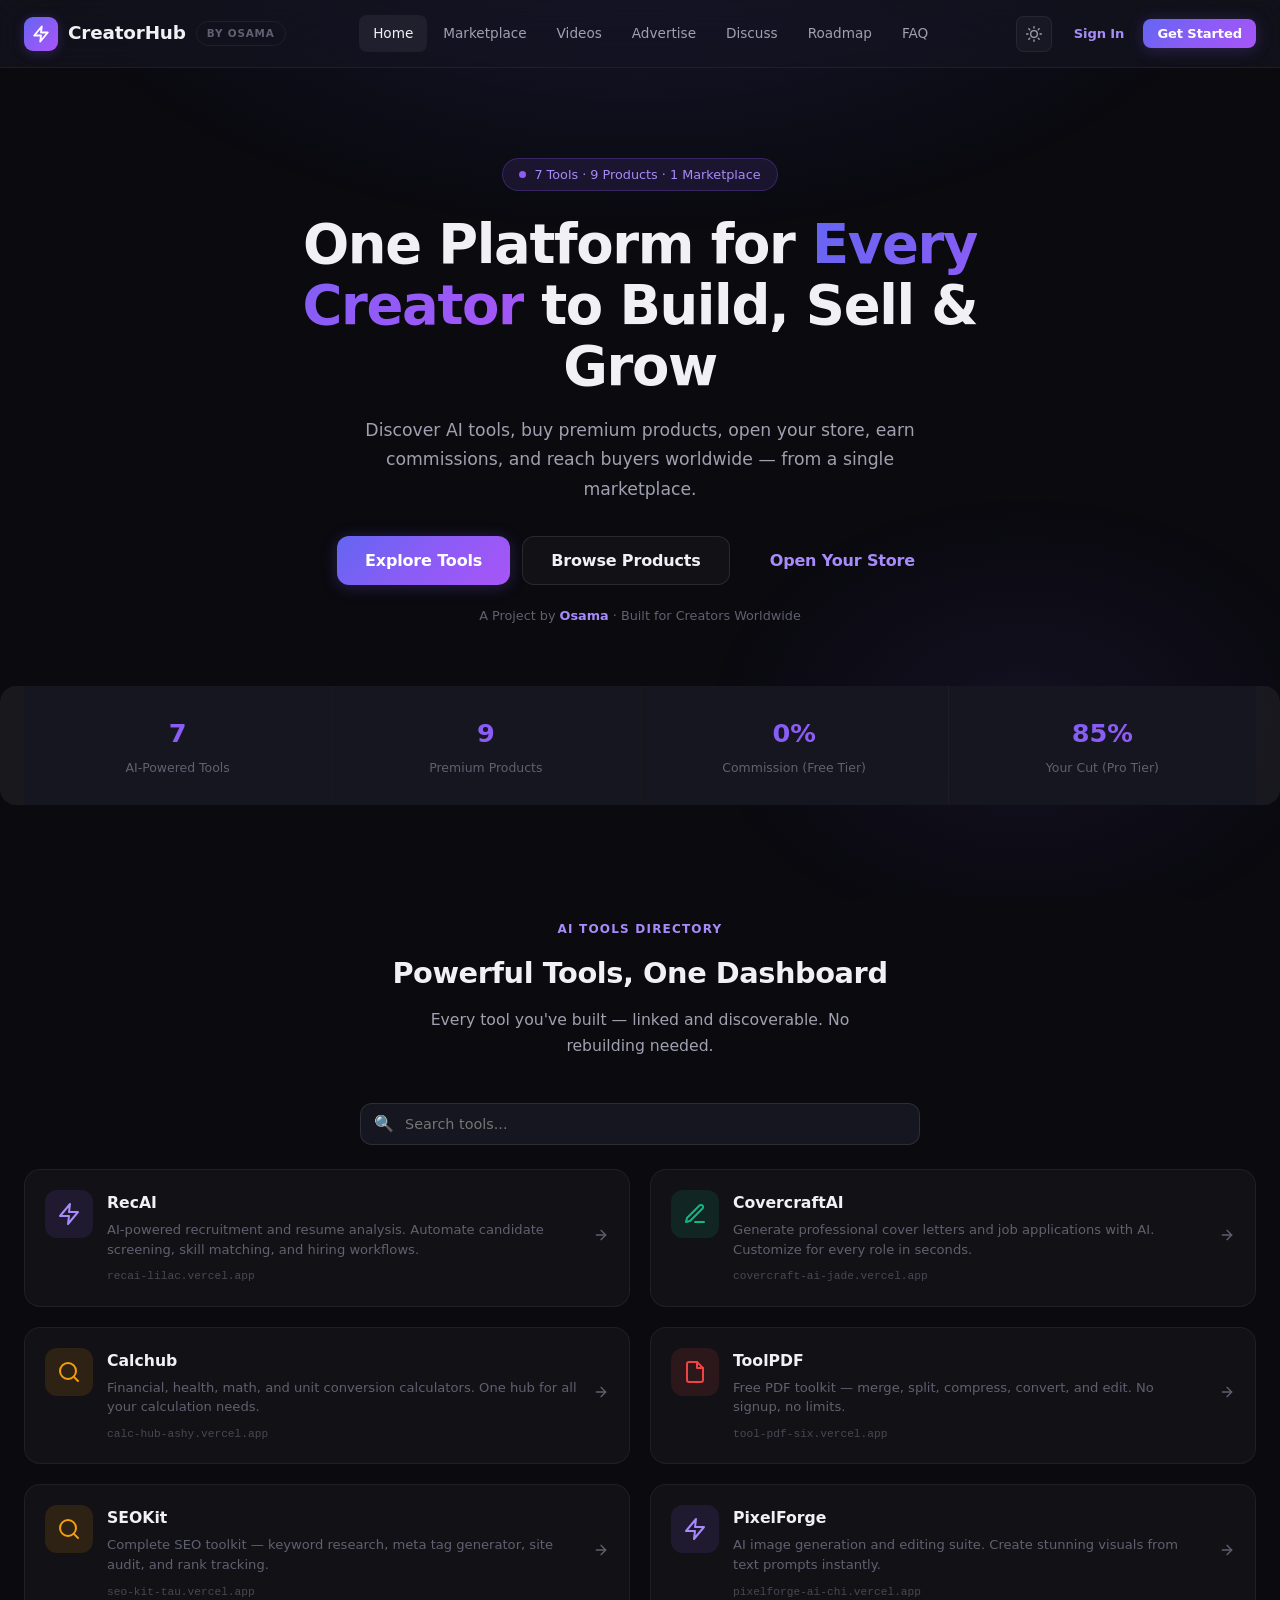
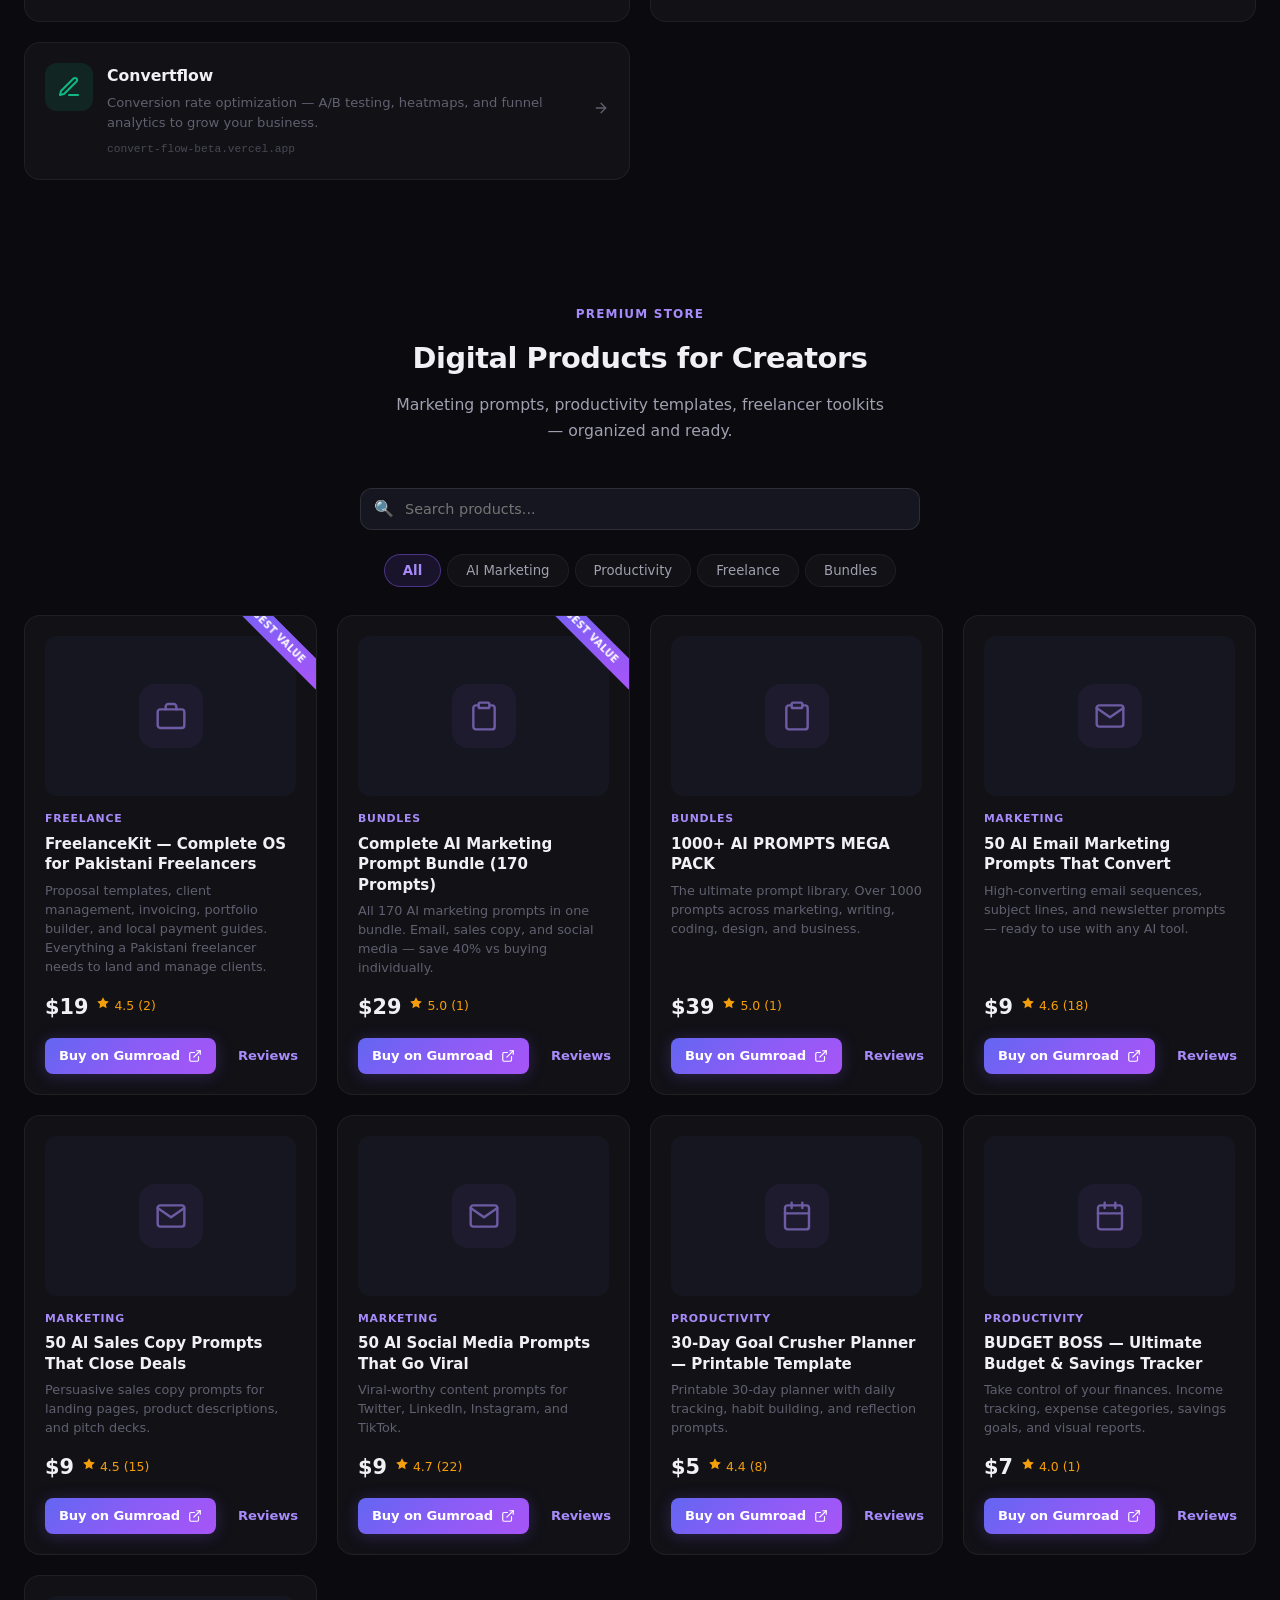
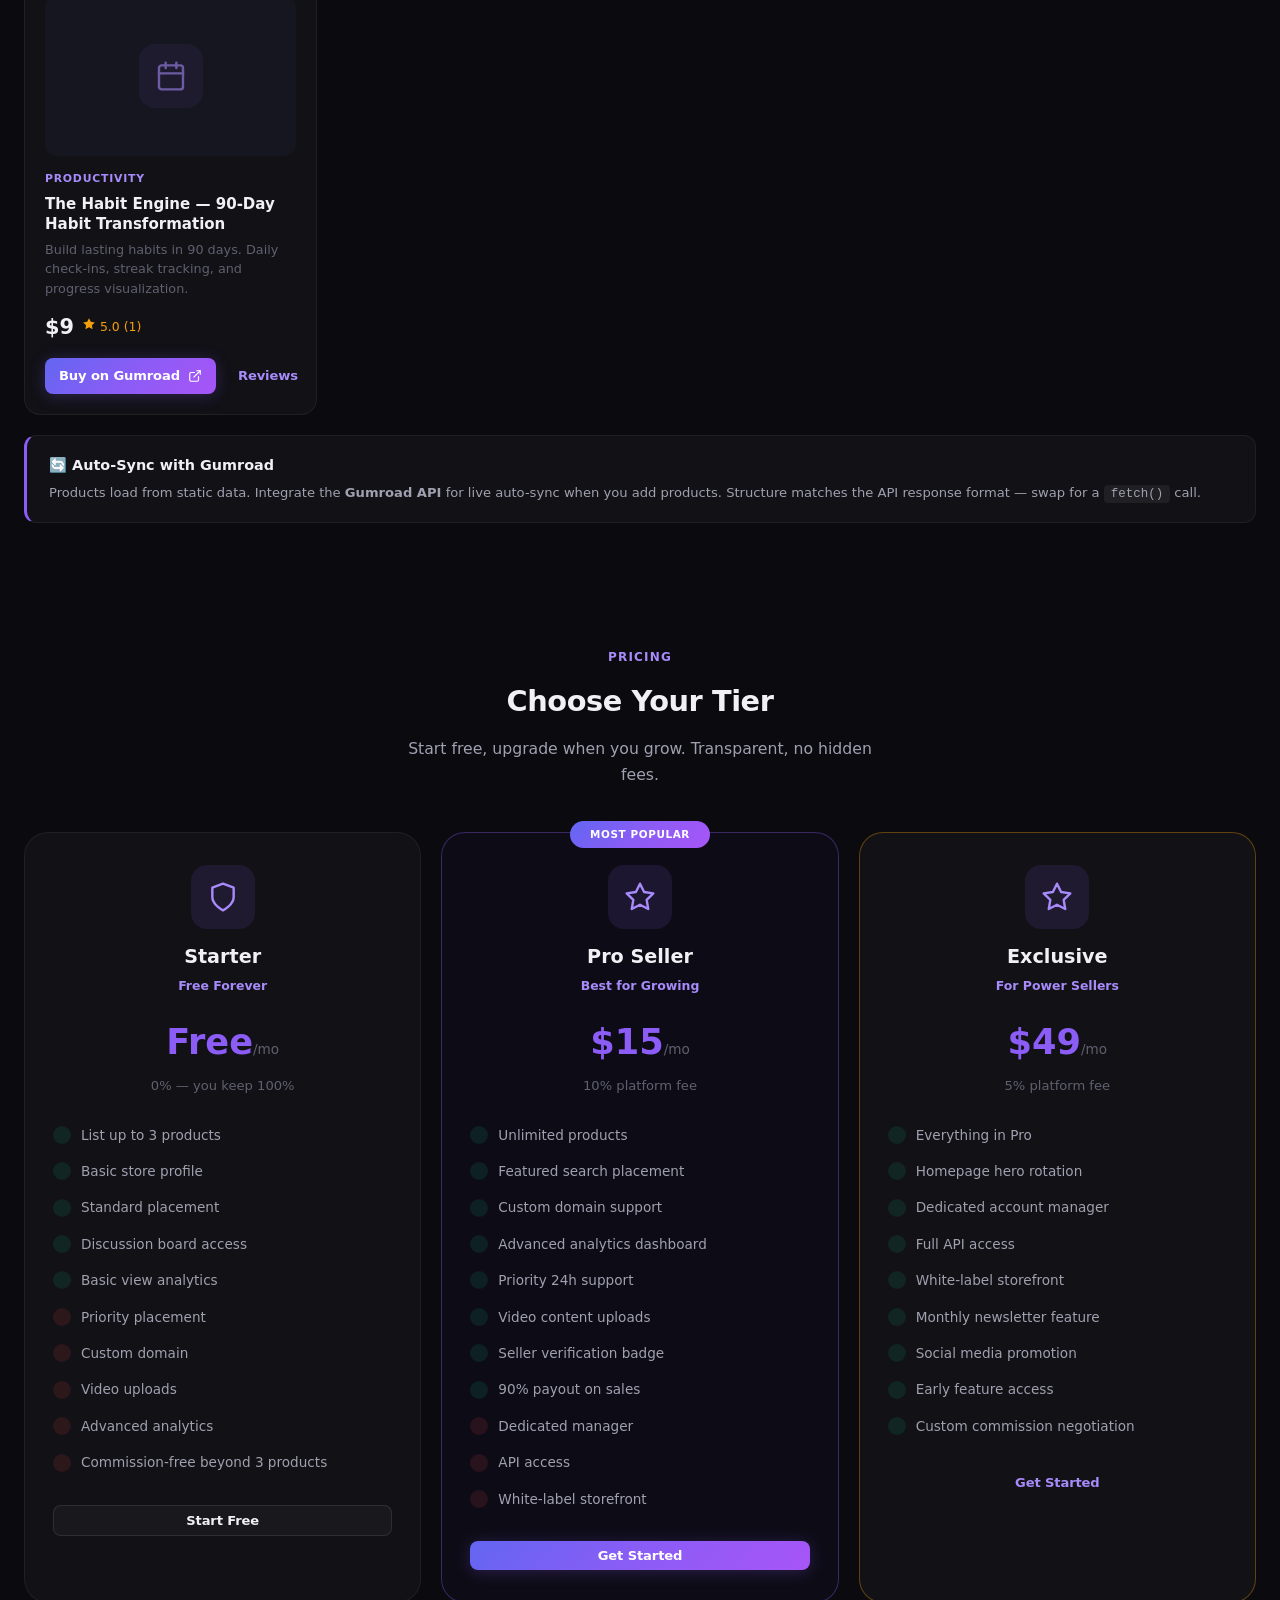
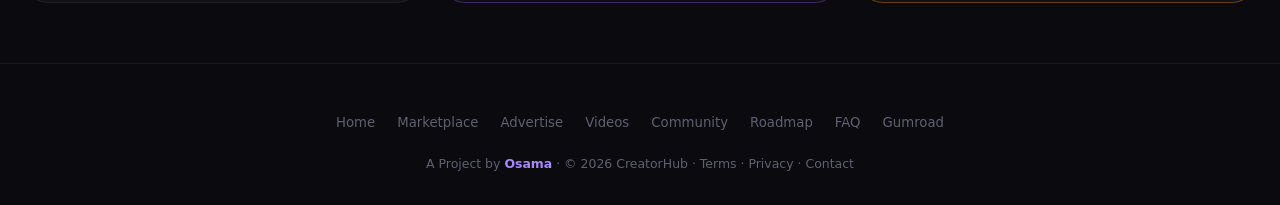
<file: index.html>
<!DOCTYPE html>
<html lang="en" data-theme="dark">
<head>
<meta charset="UTF-8">
<meta name="viewport" content="width=device-width, initial-scale=1.0">
<title>CreatorHub — All-in-One Creator Marketplace</title>
<meta name="description" content="Discover AI tools, premium digital products, and join the creator marketplace. Built by Osama.">
<link rel="icon" type="image/svg+xml" href="data:image/svg+xml,%3Csvg xmlns='http://www.w3.org/2000/svg' viewBox='0 0 64 64'%3E%3Cdefs%3E%3ClinearGradient id='g' x1='0' y1='0' x2='1' y2='1'%3E%3Cstop offset='0%25' stop-color='%236366f1'/%3E%3Cstop offset='100%25' stop-color='%238b5cf6'/%3E%3C/linearGradient%3E%3C/defs%3E%3Crect width='64' height='64' rx='16' fill='url(%23g)'/%3E%3Cpath d='M22 44V22l16 10.5L22 44z' fill='white'/%3E%3Cpath d='M38 24l-16 10 16 10V24z' fill='rgba(255,255,255,0.5)'/%3E%3C/svg%3E">
<link rel="stylesheet" href="css/style.css">
</head>
<body>

<!-- NAV -->
<nav class="nav">
  <div class="nav-inner">
    <a href="#" class="logo-link" onclick="App.navTo('home');return false;">
      <div class="logo-mark"><svg width="18" height="18" viewBox="0 0 24 24" fill="none" stroke="white" stroke-width="2.5" stroke-linecap="round" stroke-linejoin="round"><polygon points="13 2 3 14 12 14 11 22 21 10 12 10 13 2"/></svg></div>
      CreatorHub
      <span class="owner-badge">by Osama</span>
    </a>
    <div class="nav-links" id="navLinks">
      <a data-page="home" class="active" onclick="App.navTo('home')">Home</a>
      <a data-page="marketplace" onclick="App.navTo('marketplace')">Marketplace</a>
      <a data-page="videos" onclick="App.navTo('videos')">Videos</a>
      <a data-page="ads" onclick="App.navTo('ads')">Advertise</a>
      <a data-page="discussions" onclick="App.navTo('discussions')">Discuss</a>
      <a data-page="roadmap" onclick="App.navTo('roadmap')">Roadmap</a>
      <a data-page="faq" onclick="App.navTo('faq')">FAQ</a>
    </div>
    <div class="nav-right">
      <button class="theme-toggle" id="themeToggle" onclick="App.toggleTheme()" title="Toggle theme"></button>
      <span id="authUI">
        <button class="btn btn-sm btn-ghost" onclick="openById('loginModal')">Sign In</button>
        <button class="btn btn-sm btn-primary" onclick="openById('registerModal')">Get Started</button>
      </span>
      <button class="mobile-toggle" id="mobileToggle">☰</button>
    </div>
  </div>
</nav>

<!-- TOASTS -->
<div class="toast-stack" id="toasts"></div>

<!-- ============================================================
     HOME
     ============================================================ -->
<section class="page-panel active" id="page-home">

  <div class="hero">
    <div class="hero-chip"><span class="hero-chip-dot"></span>7 Tools · 9 Products · 1 Marketplace</div>
    <h1>One Platform for <span class="grad">Every Creator</span> to Build, Sell & Grow</h1>
    <p class="hero-desc">Discover AI tools, buy premium products, open your store, earn commissions, and reach buyers worldwide — from a single marketplace.</p>
    <div class="hero-ctas">
      <button class="btn btn-primary btn-lg" onclick="document.getElementById('tools').scrollIntoView({behavior:'smooth'})">Explore Tools</button>
      <button class="btn btn-secondary btn-lg" onclick="document.getElementById('store').scrollIntoView({behavior:'smooth'})">Browse Products</button>
      <button class="btn btn-ghost btn-lg" onclick="App.navTo('marketplace')">Open Your Store</button>
    </div>
    <div class="hero-owner">A Project by <span>Osama</span> · Built for Creators Worldwide</div>
  </div>

  <!-- STATS -->
  <div class="stats-bar">
    <div class="stat"><div class="num">7</div><div class="lbl">AI-Powered Tools</div></div>
    <div class="stat"><div class="num">9</div><div class="lbl">Premium Products</div></div>
    <div class="stat"><div class="num">0%</div><div class="lbl">Commission (Free Tier)</div></div>
    <div class="stat"><div class="num">85%</div><div class="lbl">Your Cut (Pro Tier)</div></div>
  </div>

  <!-- TOOLS -->
  <div class="section" id="tools">
    <div class="section-header">
      <div class="section-kicker">AI Tools Directory</div>
      <h2>Powerful Tools, One Dashboard</h2>
      <p class="sub">Every tool you've built — linked and discoverable. No rebuilding needed.</p>
    </div>
    <div class="search-wrap">
      <span class="search-icon">🔍</span>
      <input type="text" placeholder="Search tools..." id="toolsSearch">
    </div>
    <div class="grid-2" id="toolsGrid"></div>
  </div>

  <!-- PRODUCTS -->
  <div class="section" id="store">
    <div class="section-header">
      <div class="section-kicker">Premium Store</div>
      <h2>Digital Products for Creators</h2>
      <p class="sub">Marketing prompts, productivity templates, freelancer toolkits — organized and ready.</p>
    </div>
    <div class="search-wrap">
      <span class="search-icon">🔍</span>
      <input type="text" placeholder="Search products..." id="prodSearch">
    </div>
    <div class="tabs" id="prodTabs">
      <button class="tab active" data-cat="all">All</button>
      <button class="tab" data-cat="marketing">AI Marketing</button>
      <button class="tab" data-cat="productivity">Productivity</button>
      <button class="tab" data-cat="freelance">Freelance</button>
      <button class="tab" data-cat="bundles">Bundles</button>
    </div>
    <div class="grid-3" id="prodGrid"></div>
    <div class="info-box"><h4>🔄 Auto-Sync with Gumroad</h4><p>Products load from static data. Integrate the <strong>Gumroad API</strong> for live auto-sync when you add products. Structure matches the API response format — swap for a <code>fetch()</code> call.</p></div>
  </div>

  <!-- TIERS -->
  <div class="section" id="pricing">
    <div class="section-header">
      <div class="section-kicker">Pricing</div>
      <h2>Choose Your Tier</h2>
      <p class="sub">Start free, upgrade when you grow. Transparent, no hidden fees.</p>
    </div>
    <div class="tier-grid" id="tiersGrid"></div>
  </div>
</section>

<!-- ============================================================
     MARKETPLACE
     ============================================================ -->
<section class="page-panel" id="page-marketplace">
  <div class="hero" style="padding-top:60px;">
    <h1>The <span class="grad">Creator Marketplace</span></h1>
    <p class="hero-desc">Discover stores from creators worldwide. List your products and earn — free tier available.</p>
  </div>
  <div class="section"><div class="section-header"><h2>Featured Sellers</h2></div><div class="grid-2" id="marketGrid"></div></div>
  <div class="section" style="padding-top:0;">
    <div class="section-header"><h2>Apply to Sell</h2><p class="sub">We'll review your store within 48 hours.</p></div>
    <div style="max-width:520px;margin:0 auto;">
      <div class="tool-card" style="flex-direction:column;">
        <form id="sellerForm" onsubmit="return false;" style="width:100%;">
          <div class="form-row"><div class="form-group"><label>Your Name</label><input placeholder="Osama" required></div><div class="form-group"><label>Store Name</label><input placeholder="My Store" required></div></div>
          <div class="form-group"><label>Gumroad / Product URL</label><input type="url" placeholder="https://yourname.gumroad.com" required></div>
          <div class="form-group"><label>What do you sell?</label><input placeholder="e.g. templates, AI prompts, design assets" required></div>
          <div class="form-group"><label>Choose Tier</label><select required><option value="">Select...</option><option>Starter — Free (0% commission)</option><option>Pro — $15/mo (10% fee)</option><option>Exclusive — $49/mo (5% fee)</option></select></div>
          <button class="btn btn-primary" style="width:100%;" id="sellerBtn">Apply Now</button>
        </form>
        <div class="empty-state" id="sellerOk" style="display:none;">
          <div class="icon-box icon-box-lg icon-green" style="margin:0 auto 16px;">✓</div>
          <h3>Application Submitted!</h3>
          <p>We'll review your store and get back within 48 hours.</p>
        </div>
      </div>
    </div>
  </div>
</section>

<!-- ============================================================
     VIDEOS
     ============================================================ -->
<section class="page-panel" id="page-videos">
  <div class="hero" style="padding-top:60px;">
    <h1>Video <span class="grad">Content</span></h1>
    <p class="hero-desc">Product demos, tutorials, and premium content. Free for everyone, premium for Pro+ members.</p>
  </div>
  <div class="section"><div class="grid-3" id="videosGrid"></div><div class="info-box"><h4>📹 Want your video featured?</h4><p>Pro and Exclusive sellers can upload product demos. Premium videos are locked to subscribers. Third-party advertisers can buy pre-roll placements.</p></div></div>
</section>

<!-- ============================================================
     ADVERTISE
     ============================================================ -->
<section class="page-panel" id="page-ads">
  <div class="hero" style="padding-top:60px;">
    <h1>Advertise on <span class="grad">CreatorHub</span></h1>
    <p class="hero-desc">Reach creators, freelancers, and buyers. Promote your product, brand, or service.</p>
  </div>
  <div class="section"><div class="grid-3" id="adsGrid"></div><div class="info-box"><h4>🔄 Who can advertise?</h4><p><strong>Anyone.</strong> Your products, other creators, movie promos, app installs, SaaS tools — if it's relevant to creators, it fits. Each ad is reviewed before going live.</p></div></div>
</section>

<!-- ============================================================
     DISCUSSIONS
     ============================================================ -->
<section class="page-panel" id="page-discussions">
  <div class="hero" style="padding-top:60px;">
    <h1>Community <span class="grad">Discussions</span></h1>
    <p class="hero-desc">Ask questions, share wins, request features, connect with fellow creators.</p>
  </div>
  <div class="section"><div style="margin-bottom:16px;"><button class="btn btn-primary btn-sm" onclick="App.toast('Discussion creation coming soon','info')">+ New Discussion</button></div><div id="discGrid"></div></div>
</section>

<!-- ============================================================
     ROADMAP
     ============================================================ -->
<section class="page-panel" id="page-roadmap">
  <div class="hero" style="padding-top:60px;">
    <h1>Product <span class="grad">Roadmap</span></h1>
    <p class="hero-desc">Four-phase plan: Pakistan-first to global creator economy platform.</p>
  </div>
  <div class="section"><div class="grid-2" id="rmGrid"></div></div>
</section>

<!-- ============================================================
     FAQ
     ============================================================ -->
<section class="page-panel" id="page-faq">
  <div class="hero" style="padding-top:60px;">
    <h1>Frequently <span class="grad">Asked</span> Questions</h1>
    <p class="hero-desc">Everything you need to know.</p>
  </div>
  <div class="section"><div class="grid-2" id="faqGrid"></div></div>
</section>

<!-- ============================================================
     DASHBOARD
     ============================================================ -->
<section class="page-panel" id="page-dashboard">
  <div class="hero" style="padding-top:60px;"><h1>Your <span class="grad">Dashboard</span></h1><p class="hero-desc">Overview, analytics, and earnings.</p></div>
  <div class="section" id="dashContent"><div class="empty-state"><h3>Sign in to view your dashboard</h3><p>Track products, views, and earnings from one place.</p></div></div>
</section>

<!-- ============================================================
     MY STORE
     ============================================================ -->
<section class="page-panel" id="page-my-store">
  <div class="hero" style="padding-top:60px;"><h1>My <span class="grad">Store</span></h1><p class="hero-desc">Manage products, reviews, and performance.</p></div>
  <div class="section" id="storeContent"><div class="empty-state"><h3>Sign in to manage your store</h3><p>View products, reviews, and analytics for your storefront.</p></div></div>
</section>

<!-- ============================================================
     SETTINGS
     ============================================================ -->
<section class="page-panel" id="page-settings">
  <div class="hero" style="padding-top:60px;"><h1>Account <span class="grad">Settings</span></h1><p class="hero-desc">Manage your profile and security.</p></div>
  <div class="section" style="max-width:520px;" id="setContent"><div class="empty-state"><h3>Sign in to access settings</h3><p>Update your profile, password, and preferences.</p></div></div>
</section>

<!-- ============================================================
     LOGIN MODAL
     ============================================================ -->
<div class="modal-overlay" id="loginModal">
  <div class="modal">
    <h2>Welcome Back</h2>
    <p class="sub">Sign in to your CreatorHub account</p>
    <div class="social-list">
      <button class="social-btn" onclick="App.login('google')" style="border-color:rgba(234,67,53,0.3);">🔵 Continue with Google</button>
      <button class="social-btn" onclick="App.login('github')">🐙 Continue with GitHub</button>
      <button class="social-btn" onclick="App.login('twitter')" style="border-color:rgba(29,161,242,0.3);">🐦 Continue with Twitter</button>
      <button class="social-btn" onclick="App.login('facebook')" style="border-color:rgba(66,103,178,0.3);">📘 Continue with Facebook</button>
    </div>
    <div class="or-divider">or sign in with email</div>
    <div class="form-group"><label>Email</label><input type="email" placeholder="you@example.com" id="loginEmail"></div>
    <div class="form-group"><label>Password</label><input type="password" placeholder="Enter password" id="loginPass"></div>
    <button class="btn btn-primary" style="width:100%;margin-bottom:10px;" id="loginBtn">Sign In</button>
    <div style="display:flex;justify-content:space-between;font-size:0.8rem;">
      <a style="color:var(--accent-light);cursor:pointer;" onclick="App.toast('Reset link sent','info')">Forgot password?</a>
      <a style="color:var(--accent-light);cursor:pointer;" onclick="closeById('loginModal');openById('registerModal');">Create account</a>
    </div>
  </div>
</div>

<!-- ============================================================
     REGISTER MODAL
     ============================================================ -->
<div class="modal-overlay" id="registerModal">
  <div class="modal">
    <h2>Create Your Account</h2>
    <p class="sub">Join the marketplace — free to start.</p>
    <div class="social-list">
      <button class="social-btn" onclick="App.login('google')">🔵 Continue with Google</button>
      <button class="social-btn" onclick="App.login('github')">🐙 Continue with GitHub</button>
    </div>
    <div class="or-divider">or register with email</div>
    <div class="form-group"><label>Full Name</label><input placeholder="Your name" id="regName"></div>
    <div class="form-group"><label>Email</label><input type="email" placeholder="you@example.com" id="regEmail"></div>
    <div class="form-group"><label>Password</label><input type="password" placeholder="Min 8 characters" id="regPass"></div>
    <button class="btn btn-primary" style="width:100%;" id="regBtn">Create Free Account</button>
    <p style="text-align:center;font-size:0.75rem;color:var(--text-muted);margin-top:10px;">By signing up, you agree to our Terms and Privacy Policy.</p>
  </div>
</div>

<!-- ============================================================
     REVIEWS MODAL
     ============================================================ -->
<div class="modal-overlay" id="reviewModal">
  <div class="modal wide"><div id="reviewBody"></div><button class="btn btn-secondary btn-sm" style="margin-top:12px;" onclick="closeById('reviewModal')">Close</button></div>
</div>

<!-- ============================================================
     FOOTER
     ============================================================ -->
<footer class="footer">
  <div class="footer-links">
    <a onclick="App.navTo('home')">Home</a>
    <a onclick="App.navTo('marketplace')">Marketplace</a>
    <a onclick="App.navTo('ads')">Advertise</a>
    <a onclick="App.navTo('videos')">Videos</a>
    <a onclick="App.navTo('discussions')">Community</a>
    <a onclick="App.navTo('roadmap')">Roadmap</a>
    <a onclick="App.navTo('faq')">FAQ</a>
    <a href="https://bahijan4.gumroad.com" target="_blank">Gumroad</a>
  </div>
  <p class="footer-credit">A Project by <span>Osama</span> · © 2026 CreatorHub · Terms · Privacy · Contact</p>
</footer>

<script src="js/data.js"></script>
<script src="js/app.js"></script>
</body>
</html>
</file>
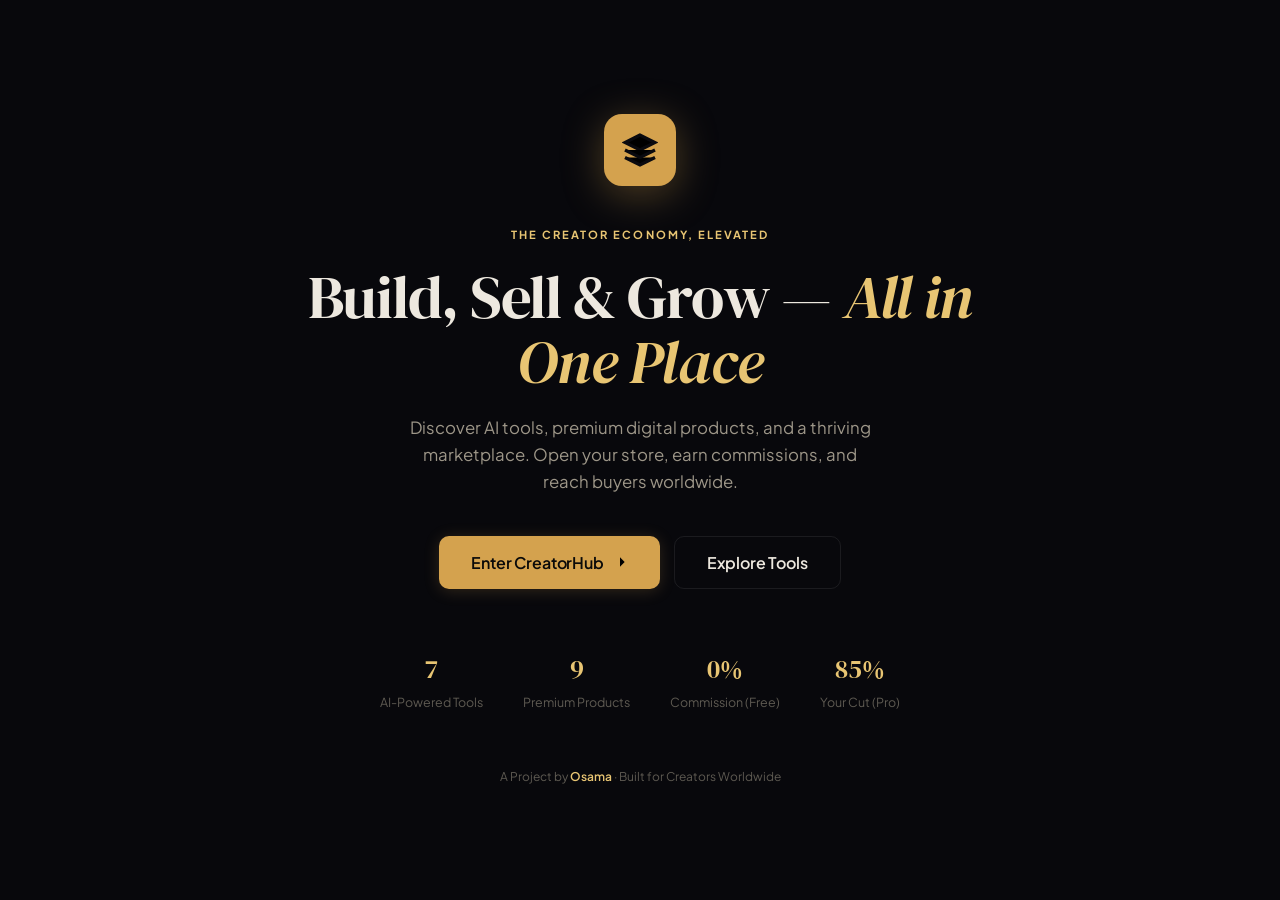
<file: CreatorHub.html>
<!DOCTYPE html>
<html lang="en" data-theme="dark">
<head>
<meta charset="UTF-8">
<meta name="viewport" content="width=device-width, initial-scale=1.0">
<title>CreatorHub — The Creator Economy, Elevated</title>
<meta name="description" content="Discover AI tools, premium digital products, and join the creator marketplace. Built by Osama.">
<link rel="icon" type="image/svg+xml" href="data:image/svg+xml,%3Csvg xmlns='http://www.w3.org/2000/svg' viewBox='0 0 64 64'%3E%3Cdefs%3E%3ClinearGradient id='g' x1='0' y1='0' x2='1' y2='1'%3E%3Cstop offset='0%25' stop-color='%23d4a24e'/%3E%3Cstop offset='100%25' stop-color='%23e8c573'/%3E%3C/linearGradient%3E%3C/defs%3E%3Crect width='64' height='64' rx='16' fill='url(%23g)'/%3E%3Cpath d='M22 44V22l16 10.5L22 44z' fill='%230a0a0f'/%3E%3Cpath d='M38 24l-16 10 16 10V24z' fill='rgba(10,10,15,0.5)'/%3E%3C/svg%3E">
<link rel="preconnect" href="https://fonts.googleapis.com">
<link rel="preconnect" href="https://fonts.gstatic.com" crossorigin>
<link href="https://fonts.googleapis.com/css2?family=DM+Serif+Display:ital@0;1&family=Plus+Jakarta+Sans:wght@300;400;500;600;700;800&display=swap" rel="stylesheet">
<style>/* ═══════════════════════════════════════════════ CREATORHUB v5 — MERGED ═══════════════════════════════════════════════ */
:root{
--font-display:'DM Serif Display',Georgia,'Times New Roman',serif;
--font-body:'Plus Jakarta Sans',-apple-system,BlinkMacSystemFont,'Segoe UI',system-ui,sans-serif;
--font-mono:'JetBrains Mono','Fira Code','Consolas',monospace;
--max-width:1280px;--sidebar-w:260px;--sidebar-collapsed:68px;--topbar-h:56px;
--radius-sm:6px;--radius:10px;--radius-lg:16px;--radius-xl:24px;
--transition:0.2s cubic-bezier(0.2,0,0,1);--spring:cubic-bezier(0.34,1.56,0.64,1);
--bg-root:#08080c;--bg-layer:#0f0f15;--bg-surface:#16161f;--bg-elevated:#1c1c28;
--bg-card:rgba(255,255,255,0.025);--bg-card-hover:rgba(255,255,255,0.05);--bg-glass:rgba(12,12,20,0.85);
--border-subtle:rgba(255,255,255,0.05);--border-default:rgba(255,255,255,0.08);--border-strong:rgba(255,255,255,0.14);--border-accent:rgba(212,162,78,0.35);
--text-primary:#ede8df;--text-secondary:#9d9688;--text-muted:#5e5a52;
--accent:#d4a24e;--accent-light:#e8c573;--accent-soft:rgba(212,162,78,0.1);--accent-glow:rgba(212,162,78,0.2);--accent-glow-strong:rgba(212,162,78,0.35);
--success:#2ea87a;--success-soft:rgba(46,168,122,0.12);--amber:#e8a840;--amber-soft:rgba(232,168,64,0.12);--danger:#e05555;--danger-soft:rgba(224,85,85,0.12);
--shadow-sm:0 1px 3px rgba(0,0,0,0.4);--shadow-md:0 4px 20px rgba(0,0,0,0.5);--shadow-lg:0 12px 48px rgba(0,0,0,0.6);--noise-opacity:0.03;
}
[data-theme="light"]{
--bg-root:#faf8f5;--bg-layer:#ffffff;--bg-surface:#f3f0eb;--bg-elevated:#ffffff;
--bg-card:rgba(0,0,0,0.02);--bg-card-hover:rgba(0,0,0,0.04);--bg-glass:rgba(255,255,255,0.88);
--border-subtle:rgba(0,0,0,0.06);--border-default:rgba(0,0,0,0.1);--border-strong:rgba(0,0,0,0.16);--border-accent:rgba(184,134,11,0.35);
--text-primary:#1a1712;--text-secondary:#5e5544;--text-muted:#9d9484;
--accent:#b8860b;--accent-light:#c9941a;--accent-soft:rgba(184,134,11,0.08);--accent-glow:rgba(184,134,11,0.15);--accent-glow-strong:rgba(184,134,11,0.25);
--success:#1a8a5a;--success-soft:rgba(26,138,90,0.1);--amber:#c47a10;--amber-soft:rgba(196,122,16,0.1);--danger:#c53030;--danger-soft:rgba(197,48,48,0.1);
--shadow-sm:0 1px 3px rgba(0,0,0,0.06);--shadow-md:0 4px 20px rgba(0,0,0,0.08);--shadow-lg:0 12px 48px rgba(0,0,0,0.12);--noise-opacity:0.015;
}
*,*::before,*::after{box-sizing:border-box;margin:0;padding:0}
html{scroll-behavior:smooth;height:100%}
body{font-family:var(--font-body);background:var(--bg-root);color:var(--text-primary);line-height:1.6;-webkit-font-smoothing:antialiased;-moz-osx-font-smoothing:grayscale;transition:background 0.3s,color 0.3s;height:100%;display:flex;overflow:hidden}
body::before{content:'';position:fixed;inset:0;z-index:0;pointer-events:none;background-image:url("data:image/svg+xml,%3Csvg viewBox='0 0 256 256' xmlns='http://www.w3.org/2000/svg'%3E%3Cfilter id='n'%3E%3CfeTurbulence type='fractalNoise' baseFrequency='0.75' numOctaves='4' stitchTiles='stitch'/%3E%3C/filter%3E%3Crect width='100%25' height='100%25' filter='url(%23n)'/%3E%3C/svg%3E");opacity:var(--noise-opacity)}
::-webkit-scrollbar{width:4px}::-webkit-scrollbar-track{background:transparent}::-webkit-scrollbar-thumb{background:var(--border-strong);border-radius:2px}::-webkit-scrollbar-thumb:hover{background:var(--text-muted)}
.icon{display:inline-flex;align-items:center;justify-content:center;flex-shrink:0}.icon svg{width:100%;height:100%;stroke:currentColor;fill:none;stroke-width:1.6;stroke-linecap:round;stroke-linejoin:round}

/* LANDING */
.landing-overlay{position:fixed;inset:0;z-index:500;background:var(--bg-root);display:flex;flex-direction:column;align-items:center;justify-content:center;transition:opacity 0.5s,visibility 0.5s;padding:40px}
.landing-overlay.hidden{opacity:0;visibility:hidden;pointer-events:none}
.landing-inner{max-width:720px;text-align:center}
.landing-mark{width:72px;height:72px;margin:0 auto 40px;background:var(--accent);border-radius:18px;display:flex;align-items:center;justify-content:center;box-shadow:0 8px 40px var(--accent-glow-strong);animation:landMarkIn 0.8s var(--spring) both}
.landing-mark svg{width:36px;height:36px;stroke:#0a0a0f;stroke-width:2.2}
.landing-eyebrow{font-size:0.7rem;font-weight:700;text-transform:uppercase;letter-spacing:0.18em;color:var(--accent-light);margin-bottom:20px;animation:landFadeUp 0.6s 0.15s cubic-bezier(0.2,0,0,1) both}
.landing-overlay h1{font-family:var(--font-display);font-size:clamp(2.4rem,5vw,3.8rem);font-weight:400;line-height:1.08;letter-spacing:-0.02em;margin-bottom:20px;animation:landFadeUp 0.6s 0.25s cubic-bezier(0.2,0,0,1) both}
.landing-overlay h1 em{font-style:italic;color:var(--accent-light)}
.landing-desc{font-size:1.05rem;color:var(--text-secondary);max-width:480px;margin:0 auto 40px;animation:landFadeUp 0.6s 0.35s cubic-bezier(0.2,0,0,1) both}
.landing-cta{display:flex;gap:14px;justify-content:center;flex-wrap:wrap;animation:landFadeUp 0.6s 0.45s cubic-bezier(0.2,0,0,1) both}
.landing-features{display:flex;gap:40px;margin-top:60px;justify-content:center;flex-wrap:wrap;animation:landFadeUp 0.6s 0.55s cubic-bezier(0.2,0,0,1) both}
.landing-feat{text-align:center;max-width:140px}.landing-feat .num{font-family:var(--font-display);font-size:1.6rem;color:var(--accent-light);margin-bottom:4px}.landing-feat .lbl{font-size:0.78rem;color:var(--text-muted);line-height:1.4}
.landing-byline{margin-top:56px;font-size:0.75rem;color:var(--text-muted);animation:landFadeUp 0.6s 0.65s cubic-bezier(0.2,0,0,1) both}
.landing-byline strong{color:var(--accent-light);font-weight:600}
@keyframes landMarkIn{from{opacity:0;transform:scale(0.6) rotate(-8deg)}to{opacity:1;transform:scale(1) rotate(0)}}@keyframes landFadeUp{from{opacity:0;transform:translateY(24px)}to{opacity:1;transform:translateY(0)}}

/* SIDEBAR */
.sidebar{position:fixed;left:0;top:0;bottom:0;z-index:400;width:var(--sidebar-w);background:var(--bg-layer);border-right:1px solid var(--border-subtle);display:flex;flex-direction:column;transition:width 0.35s var(--spring),transform 0.35s var(--spring);overflow:hidden}
.sidebar.collapsed{width:var(--sidebar-collapsed)}
.sidebar-header{display:flex;align-items:center;gap:10px;padding:16px 18px;border-bottom:1px solid var(--border-subtle);min-height:var(--topbar-h);flex-shrink:0}
.sidebar-logo{width:32px;height:32px;background:var(--accent);border-radius:9px;display:flex;align-items:center;justify-content:center;flex-shrink:0;box-shadow:0 2px 12px var(--accent-glow)}
.sidebar-logo svg{width:16px;height:16px;stroke:#0a0a09;stroke-width:2.2}
.sidebar-brand{font-family:var(--font-display);font-size:1.05rem;font-weight:400;color:var(--text-primary);white-space:nowrap;overflow:hidden;letter-spacing:-0.01em;transition:opacity 0.2s}
.sidebar.collapsed .sidebar-brand{opacity:0}
.sidebar-toggle{margin-left:auto;width:28px;height:28px;border-radius:6px;border:none;background:transparent;color:var(--text-muted);cursor:pointer;display:flex;align-items:center;justify-content:center;transition:all var(--transition);flex-shrink:0}
.sidebar-toggle:hover{color:var(--text-primary);background:var(--bg-card-hover)}
.sidebar-toggle svg{width:16px;height:16px;transition:transform 0.35s var(--spring)}
.sidebar.collapsed .sidebar-toggle svg{transform:rotate(180deg)}
.sidebar-nav{flex:1;overflow-y:auto;overflow-x:hidden;padding:12px 10px;display:flex;flex-direction:column;gap:2px}
.sidebar-section-label{font-size:0.6rem;font-weight:700;text-transform:uppercase;letter-spacing:0.12em;color:var(--text-muted);padding:14px 12px 6px;white-space:nowrap;overflow:hidden;transition:opacity 0.2s}
.sidebar.collapsed .sidebar-section-label{opacity:0}
.sidebar-link{display:flex;align-items:center;gap:10px;padding:9px 12px;border-radius:var(--radius-sm);color:var(--text-secondary);text-decoration:none;font-size:0.84rem;font-weight:500;transition:all var(--transition);cursor:pointer;white-space:nowrap;border:none;background:none;width:100%;text-align:left;font-family:var(--font-body);position:relative}
.sidebar-link:hover{color:var(--text-primary);background:var(--bg-card-hover)}
.sidebar-link.active{color:var(--accent-light);background:var(--accent-soft)}
.sidebar-link .link-icon{width:18px;height:18px;flex-shrink:0;display:flex;align-items:center;justify-content:center}
.sidebar-link .link-icon svg{width:16px;height:16px}
.sidebar-link .link-text{overflow:hidden;transition:opacity 0.2s}
.sidebar.collapsed .link-text{opacity:0}
.sidebar-link .badge{margin-left:auto;background:var(--accent);color:#0a0a09;font-size:0.62rem;font-weight:700;padding:2px 7px;border-radius:100px;transition:opacity 0.2s}
.sidebar.collapsed .badge{opacity:0}
.sidebar-sublinks{display:flex;flex-direction:column;gap:1px;padding-left:28px;overflow:hidden;transition:max-height 0.3s var(--spring),opacity 0.3s}
.sidebar-sublinks .sidebar-link{font-size:0.8rem;padding:7px 12px}
.sidebar.collapsed .sidebar-sublinks{max-height:0!important;opacity:0}
.sidebar-footer{border-top:1px solid var(--border-subtle);padding:12px;display:flex;flex-direction:column;gap:4px}
.sidebar-footer .sidebar-link{font-size:0.8rem}
.sidebar-user{display:flex;align-items:center;gap:10px;padding:8px 12px;border-radius:var(--radius-sm);transition:all var(--transition);cursor:pointer;white-space:nowrap}
.sidebar-user:hover{background:var(--bg-card-hover)}
.sidebar-avatar{width:28px;height:28px;border-radius:50%;background:var(--accent);display:flex;align-items:center;justify-content:center;flex-shrink:0;font-size:0.68rem;font-weight:700;color:#0a0a09}
.sidebar-user-name{font-size:0.8rem;font-weight:600;color:var(--text-primary);overflow:hidden;transition:opacity 0.2s}
.sidebar-user-role{font-size:0.68rem;color:var(--text-muted);overflow:hidden;transition:opacity 0.2s}
.sidebar.collapsed .sidebar-user-name,.sidebar.collapsed .sidebar-user-role{opacity:0}

/* MAIN */
.main-wrapper{flex:1;margin-left:var(--sidebar-w);display:flex;flex-direction:column;height:100vh;overflow:hidden;transition:margin-left 0.35s var(--spring);position:relative;z-index:1}
.main-wrapper.expanded{margin-left:var(--sidebar-collapsed)}
.topbar{height:var(--topbar-h);display:flex;align-items:center;justify-content:flex-end;padding:0 24px;gap:12px;flex-shrink:0;border-bottom:1px solid var(--border-subtle);background:var(--bg-glass);backdrop-filter:blur(20px);-webkit-backdrop-filter:blur(20px)}
.topbar-search{display:flex;align-items:center;gap:8px;background:var(--bg-surface);border:1px solid var(--border-default);border-radius:var(--radius);padding:7px 14px;margin-right:auto;max-width:320px;width:100%;transition:all var(--transition)}
.topbar-search:focus-within{border-color:var(--border-accent);box-shadow:0 0 0 3px var(--accent-soft)}
.topbar-search svg{width:14px;height:14px;color:var(--text-muted);flex-shrink:0}
.topbar-search input{background:none;border:none;color:var(--text-primary);font-size:0.82rem;font-family:var(--font-body);width:100%;outline:none}
.topbar-search input::placeholder{color:var(--text-muted)}
.topbar-actions{display:flex;align-items:center;gap:6px}
.theme-toggle-btn{width:34px;height:34px;border-radius:var(--radius-sm);border:1px solid var(--border-subtle);background:var(--bg-card);color:var(--text-secondary);cursor:pointer;display:flex;align-items:center;justify-content:center;transition:all var(--transition)}
.theme-toggle-btn:hover{color:var(--text-primary);border-color:var(--border-default);background:var(--bg-card-hover)}
.notif-btn{width:34px;height:34px;border-radius:var(--radius-sm);border:1px solid var(--border-subtle);background:var(--bg-card);color:var(--text-secondary);cursor:pointer;display:flex;align-items:center;justify-content:center;transition:all var(--transition);position:relative}
.notif-btn:hover{color:var(--text-primary);border-color:var(--border-default)}.notif-dot{position:absolute;top:6px;right:6px;width:7px;height:7px;background:var(--accent);border-radius:50%}
.topbar-avatar{width:34px;height:34px;border-radius:50%;background:var(--accent);display:flex;align-items:center;justify-content:center;font-weight:700;font-size:0.72rem;color:#0a0a09;cursor:pointer;transition:all var(--transition)}
.topbar-avatar:hover{box-shadow:0 2px 12px var(--accent-glow-strong)}
.main-content{flex:1;overflow-y:auto;overflow-x:hidden;padding:32px;scroll-behavior:smooth}
.page-panel{display:none;animation:pageIn 0.4s cubic-bezier(0.2,0,0,1)}.page-panel.active{display:block}@keyframes pageIn{from{opacity:0;transform:translateY(12px)}to{opacity:1;transform:translateY(0)}}

/* BUTTONS */
.btn{display:inline-flex;align-items:center;justify-content:center;gap:8px;padding:11px 22px;border-radius:var(--radius);font-weight:600;font-size:0.88rem;text-decoration:none;border:none;cursor:pointer;transition:all var(--transition);font-family:var(--font-body);white-space:nowrap;letter-spacing:-0.01em;position:relative;overflow:hidden}
.btn-sm{padding:7px 16px;font-size:0.8rem;border-radius:var(--radius-sm)}.btn-lg{padding:15px 32px;font-size:1rem;border-radius:var(--radius)}
.btn-primary{background:var(--accent);color:#0a0a09;box-shadow:0 2px 16px var(--accent-glow)}
.btn-primary:hover{transform:translateY(-1px);box-shadow:0 4px 24px var(--accent-glow-strong)}.btn-primary:active{transform:translateY(0)}
.btn-secondary{background:var(--bg-card);color:var(--text-primary);border:1px solid var(--border-default)}
.btn-secondary:hover{background:var(--bg-card-hover);border-color:var(--border-strong);transform:translateY(-1px)}
.btn-ghost{background:transparent;color:var(--accent-light)}.btn-ghost:hover{background:var(--accent-soft)}
.btn-outline{background:transparent;color:var(--text-primary);border:1px solid var(--border-default)}.btn-outline:hover{border-color:var(--accent);color:var(--accent-light)}

/* SECTIONS */
.section-header{margin-bottom:36px}.section-kicker{font-size:0.68rem;font-weight:700;text-transform:uppercase;letter-spacing:0.12em;color:var(--accent-light);margin-bottom:10px}
.section-header h2{font-family:var(--font-display);font-size:1.8rem;font-weight:400;letter-spacing:-0.015em;margin-bottom:10px;line-height:1.15}
.section-header .sub{color:var(--text-secondary);font-size:0.92rem;max-width:520px}
.hero-inner{padding:32px 0 40px}
.hero-inner h1{font-family:var(--font-display);font-size:clamp(1.8rem,3.5vw,2.6rem);font-weight:400;line-height:1.1;letter-spacing:-0.02em;margin-bottom:12px}
.hero-inner h1 em{font-style:italic;color:var(--accent-light)}
.hero-inner .desc{font-size:0.98rem;color:var(--text-secondary);max-width:520px;line-height:1.7}
.stats-row{display:grid;grid-template-columns:repeat(4,1fr);gap:1px;background:var(--border-subtle);border-radius:var(--radius-lg);overflow:hidden;margin-bottom:48px}
.stat-cell{background:var(--bg-surface);padding:28px 24px;text-align:center}.stat-cell .val{font-family:var(--font-display);font-size:1.8rem;color:var(--accent-light);margin-bottom:4px}.stat-cell .lbl{font-size:0.76rem;color:var(--text-muted);font-weight:500}

/* CARDS */
.card-grid{display:grid;grid-template-columns:repeat(auto-fill,minmax(300px,1fr));gap:20px}.card-grid.tight{grid-template-columns:repeat(auto-fill,minmax(260px,1fr))}
.card{background:var(--bg-card);border:1px solid var(--border-subtle);border-radius:var(--radius-lg);padding:24px;transition:all 0.3s cubic-bezier(0.2,0,0,1);cursor:pointer;position:relative;overflow:hidden}
.card:hover{background:var(--bg-card-hover);border-color:var(--border-default);transform:translateY(-2px);box-shadow:var(--shadow-md)}
.card::after{content:'';position:absolute;inset:0;border-radius:inherit;background:linear-gradient(135deg,transparent 60%,var(--accent-soft));opacity:0;transition:opacity 0.4s}.card:hover::after{opacity:1}
.card-header{display:flex;align-items:flex-start;gap:14px;margin-bottom:16px}
.card-icon{width:44px;height:44px;border-radius:var(--radius);background:var(--accent-soft);display:flex;align-items:center;justify-content:center;flex-shrink:0;color:var(--accent-light);border:1px solid var(--border-accent)}
.card-icon svg{width:20px;height:20px}.card h3{font-size:0.96rem;font-weight:600;margin-bottom:4px;letter-spacing:-0.01em;line-height:1.3}
.card .desc{font-size:0.82rem;color:var(--text-muted);line-height:1.55}
.card .meta{margin-top:14px;padding-top:14px;border-top:1px solid var(--border-subtle);display:flex;align-items:center;justify-content:space-between;font-size:0.74rem;color:var(--text-muted)}
.card .tag{font-size:0.65rem;font-weight:700;text-transform:uppercase;letter-spacing:0.08em;color:var(--accent-light);background:var(--accent-soft);padding:3px 10px;border-radius:100px}

/* PRODUCT CARD */
.product-card{background:var(--bg-card);border:1px solid var(--border-subtle);border-radius:var(--radius-lg);overflow:hidden;transition:all 0.3s cubic-bezier(0.2,0,0,1);position:relative}
.product-card:hover{background:var(--bg-card-hover);border-color:var(--border-default);transform:translateY(-3px);box-shadow:var(--shadow-md)}
.product-card.featured{border-color:var(--border-accent)}
.product-card.featured::after{content:'BEST VALUE';position:absolute;top:12px;right:-28px;background:var(--accent);color:#0a0a09;font-size:0.58rem;font-weight:700;padding:3px 32px;transform:rotate(45deg);letter-spacing:0.05em;z-index:2}
.product-media{height:160px;background:var(--bg-surface);display:flex;align-items:center;justify-content:center;position:relative;overflow:hidden}
.product-media .icon-box{width:56px;height:56px;border-radius:var(--radius);background:var(--accent-soft);display:flex;align-items:center;justify-content:center;color:var(--accent-light);border:1px solid var(--border-accent)}
.product-media .icon-box svg{width:24px;height:24px}
.product-body{padding:18px 20px 20px}
.product-body .cat{font-size:0.64rem;font-weight:700;text-transform:uppercase;letter-spacing:0.08em;color:var(--accent-light);margin-bottom:6px}
.product-body h3{font-size:0.94rem;font-weight:600;margin-bottom:6px;line-height:1.3}
.product-body .desc{font-size:0.8rem;color:var(--text-muted);line-height:1.5;margin-bottom:14px}
.product-price-row{display:flex;align-items:baseline;gap:6px;margin-bottom:14px}
.product-price{font-family:var(--font-display);font-size:1.4rem;color:var(--text-primary)}
.product-rating{font-size:0.76rem;color:var(--amber)}
.product-actions{display:flex;gap:8px}.product-actions .btn{flex:1}

/* TIER CARD */
.tier-grid{display:grid;grid-template-columns:repeat(auto-fit,minmax(280px,1fr));gap:20px}
.tier-card{background:var(--bg-card);border:1px solid var(--border-subtle);border-radius:var(--radius-xl);padding:36px 28px;transition:all 0.3s cubic-bezier(0.2,0,0,1);position:relative;text-align:center}
.tier-card:hover{transform:translateY(-3px);box-shadow:var(--shadow-md)}
.tier-card.featured{border-color:var(--border-accent);background:var(--accent-soft)}
.tier-card.featured::before{content:'MOST POPULAR';position:absolute;top:-11px;left:50%;transform:translateX(-50%);background:var(--accent);color:#0a0a09;font-size:0.62rem;font-weight:700;padding:4px 18px;border-radius:100px;letter-spacing:0.06em}
.tier-name{font-size:1.1rem;font-weight:700;margin-bottom:4px}.tier-price{font-family:var(--font-display);font-size:2.4rem;color:var(--accent-light);margin:18px 0 4px}
.tier-price span{font-size:0.8rem;color:var(--text-muted);font-weight:400;font-family:var(--font-body)}.tier-comm{font-size:0.8rem;color:var(--text-muted);margin-bottom:24px}
.tier-card ul{list-style:none;text-align:left;margin-bottom:28px}
.tier-card ul li{padding:7px 0;font-size:0.84rem;color:var(--text-secondary);display:flex;align-items:center;gap:10px}
.tier-card ul li::before{content:'';width:18px;height:18px;background:var(--success-soft);border-radius:50%;flex-shrink:0}
.tier-card ul li.x{color:var(--text-muted)}.tier-card ul li.x::before{background:var(--danger-soft)}

/* FORMS */
.form-group{margin-bottom:16px}.form-group label{display:block;font-size:0.8rem;font-weight:600;margin-bottom:5px;color:var(--text-secondary);letter-spacing:0.01em}
.form-group input,.form-group select,.form-group textarea{width:100%;padding:12px 15px;background:var(--bg-surface);border:1px solid var(--border-default);border-radius:var(--radius);color:var(--text-primary);font-size:0.88rem;font-family:var(--font-body);transition:all var(--transition)}
.form-group input:focus,.form-group select:focus,.form-group textarea:focus{outline:none;border-color:var(--border-accent);box-shadow:0 0 0 3px var(--accent-soft)}
.form-row{display:grid;grid-template-columns:1fr 1fr;gap:14px}

/* MODALS */
.modal-overlay{display:none;position:fixed;inset:0;z-index:600;background:rgba(0,0,0,0.65);backdrop-filter:blur(6px);align-items:center;justify-content:center}
[data-theme="light"] .modal-overlay{background:rgba(0,0,0,0.25)}.modal-overlay.open{display:flex}
.modal{background:var(--bg-elevated);border:1px solid var(--border-default);border-radius:var(--radius-xl);padding:36px;max-width:480px;width:92%;max-height:85vh;overflow-y:auto;box-shadow:var(--shadow-lg);animation:modalIn 0.3s cubic-bezier(0.2,0,0,1)}
.modal.wide{max-width:680px}@keyframes modalIn{from{opacity:0;transform:scale(0.96) translateY(16px)}to{opacity:1;transform:scale(1) translateY(0)}}
.modal h2{font-family:var(--font-display);font-size:1.4rem;font-weight:400;margin-bottom:6px;letter-spacing:-0.01em}
.modal .sub{color:var(--text-secondary);font-size:0.88rem;margin-bottom:24px}
.social-list{display:flex;flex-direction:column;gap:10px;margin-bottom:16px}
.social-btn{display:flex;align-items:center;justify-content:center;gap:10px;padding:12px;border-radius:var(--radius);font-size:0.86rem;font-weight:500;border:1px solid var(--border-default);cursor:pointer;transition:all var(--transition);background:var(--bg-card);color:var(--text-primary);font-family:var(--font-body)}
.social-btn:hover{background:var(--bg-card-hover);border-color:var(--border-strong);transform:translateY(-1px)}
.or-divider{display:flex;align-items:center;gap:12px;margin:18px 0;color:var(--text-muted);font-size:0.76rem;font-weight:500;text-transform:uppercase;letter-spacing:0.06em}.or-divider::before,.or-divider::after{content:'';flex:1;height:1px;background:var(--border-subtle)}

/* TABS */
.tab-bar{display:flex;gap:4px;margin-bottom:28px;flex-wrap:wrap}
.tab-btn{padding:8px 18px;border-radius:100px;font-size:0.82rem;font-weight:500;background:var(--bg-card);border:1px solid var(--border-subtle);color:var(--text-secondary);cursor:pointer;transition:all var(--transition);font-family:var(--font-body)}
.tab-btn:hover{color:var(--text-primary);border-color:var(--border-default)}.tab-btn.active{background:var(--accent-soft);border-color:var(--border-accent);color:var(--accent-light);font-weight:600}

/* EMPTY STATE */
.empty-state{text-align:center;padding:56px 24px}
.empty-state .icon-circle{width:64px;height:64px;border-radius:50%;background:var(--accent-soft);display:flex;align-items:center;justify-content:center;margin:0 auto 20px;color:var(--accent-light)}
.empty-state .icon-circle svg{width:28px;height:28px}.empty-state h3{font-size:1.1rem;font-weight:600;margin-bottom:6px}.empty-state p{font-size:0.85rem;color:var(--text-muted);max-width:380px;margin:0 auto}

/* INFO BAR */
.info-bar{background:var(--bg-card);border:1px solid var(--border-subtle);border-radius:var(--radius-lg);padding:20px 24px;margin-top:24px;display:flex;gap:14px;align-items:flex-start}
.info-bar .info-dot{width:8px;height:8px;border-radius:50%;background:var(--accent);margin-top:6px;flex-shrink:0}
.info-bar h4{font-size:0.9rem;font-weight:600;margin-bottom:4px}.info-bar p{font-size:0.82rem;color:var(--text-secondary);line-height:1.6}
.info-bar code{background:var(--bg-card-hover);padding:2px 7px;border-radius:4px;font-size:0.78rem}

/* TOASTS */
.toast-stack{position:fixed;bottom:24px;right:24px;z-index:700;display:flex;flex-direction:column;gap:8px}
.toast{background:var(--bg-elevated);border:1px solid var(--border-default);border-radius:var(--radius);padding:13px 20px;font-size:0.84rem;animation:toastIn 0.3s cubic-bezier(0.2,0,0,1);max-width:360px;box-shadow:var(--shadow-md)}
.toast.success{border-left:3px solid var(--success)}.toast.error{border-left:3px solid var(--danger)}@keyframes toastIn{from{opacity:0;transform:translateX(20px)}to{opacity:1;transform:translateX(0)}}

/* PROFILE */
.profile-header{display:flex;align-items:center;gap:24px;margin-bottom:40px;padding:32px;background:var(--bg-card);border:1px solid var(--border-subtle);border-radius:var(--radius-xl)}
.profile-avatar-lg{width:88px;height:88px;border-radius:50%;background:var(--accent);display:flex;align-items:center;justify-content:center;font-size:1.6rem;font-weight:700;color:#0a0a09;flex-shrink:0;box-shadow:0 4px 24px var(--accent-glow)}
.profile-meta h2{font-family:var(--font-display);font-size:1.5rem;font-weight:400;letter-spacing:-0.01em}.profile-meta .role{color:var(--accent-light);font-size:0.88rem;font-weight:500;margin:4px 0}.profile-meta .bio{font-size:0.86rem;color:var(--text-muted);max-width:400px}
.profile-stats{display:flex;gap:32px;margin-top:12px}.profile-stat .n{font-family:var(--font-display);font-size:1.2rem;color:var(--text-primary)}.profile-stat .l{font-size:0.72rem;color:var(--text-muted)}
.profile-section{margin-bottom:36px}.profile-section h3{font-size:1rem;font-weight:600;margin-bottom:16px;padding-bottom:10px;border-bottom:1px solid var(--border-subtle)}

/* APPLY */
.apply-hero{text-align:center;padding:20px 0 36px}.apply-hero h2{font-family:var(--font-display);font-size:1.8rem;font-weight:400;letter-spacing:-0.01em;margin-bottom:10px}
.apply-options{display:grid;grid-template-columns:repeat(auto-fit,minmax(260px,1fr));gap:20px;max-width:720px;margin:0 auto}
.apply-option{background:var(--bg-card);border:1px solid var(--border-subtle);border-radius:var(--radius-xl);padding:36px 28px;text-align:center;transition:all 0.3s cubic-bezier(0.2,0,0,1);cursor:pointer}
.apply-option:hover{background:var(--bg-card-hover);border-color:var(--border-accent);transform:translateY(-3px);box-shadow:var(--shadow-md)}
.apply-option .opt-icon{width:56px;height:56px;border-radius:var(--radius);background:var(--accent-soft);display:flex;align-items:center;justify-content:center;margin:0 auto 18px;color:var(--accent-light);border:1px solid var(--border-accent)}
.apply-option .opt-icon svg{width:24px;height:24px}.apply-option h3{font-size:1.05rem;font-weight:600;margin-bottom:6px}.apply-option p{font-size:0.84rem;color:var(--text-muted);margin-bottom:20px;line-height:1.5}

/* FAQ / ROADMAP */
.faq-item{background:var(--bg-card);border:1px solid var(--border-subtle);border-radius:var(--radius-lg);padding:20px 24px;transition:all var(--transition);cursor:pointer}.faq-item:hover{background:var(--bg-card-hover);border-color:var(--border-default)}.faq-item h4{font-size:0.92rem;font-weight:600;margin-bottom:6px}.faq-item p{font-size:0.84rem;color:var(--text-muted);line-height:1.55}
.rm-phase{background:var(--bg-card);border:1px solid var(--border-subtle);border-radius:var(--radius-lg);padding:24px;transition:all var(--transition);position:relative;overflow:hidden}.rm-phase:hover{border-color:var(--border-default)}
.rm-phase .phase-badge{display:inline-block;font-size:0.62rem;font-weight:700;text-transform:uppercase;letter-spacing:0.1em;color:var(--accent-light);background:var(--accent-soft);padding:3px 12px;border-radius:100px;margin-bottom:12px}
.rm-phase h3{font-size:1rem;font-weight:600;margin-bottom:6px}.rm-phase ul{list-style:none}.rm-phase ul li{font-size:0.82rem;color:var(--text-secondary);padding:3px 0;padding-left:14px;position:relative}.rm-phase ul li::before{content:'';position:absolute;left:0;top:10px;width:5px;height:5px;border-radius:50%;background:var(--accent)}

/* DISCUSSION */
.disc-card{display:flex;gap:14px;padding:20px;background:var(--bg-card);border:1px solid var(--border-subtle);border-radius:var(--radius-lg);transition:all var(--transition);cursor:pointer;margin-bottom:12px}.disc-card:hover{background:var(--bg-card-hover);border-color:var(--border-default)}
.disc-avatar{width:40px;height:40px;border-radius:50%;background:var(--accent-soft);display:flex;align-items:center;justify-content:center;flex-shrink:0;color:var(--accent-light);font-weight:700;font-size:0.78rem}
.disc-body{flex:1;min-width:0}.disc-body h4{font-size:0.92rem;font-weight:600;margin-bottom:4px}.disc-body p{font-size:0.8rem;color:var(--text-muted);line-height:1.5}.disc-meta{font-size:0.7rem;color:var(--text-muted);margin-top:8px;display:flex;gap:16px}

/* AD CARD */
.ad-card{background:var(--bg-card);border:1px solid var(--border-subtle);border-radius:var(--radius-lg);padding:24px;transition:all 0.3s cubic-bezier(0.2,0,0,1)}.ad-card:hover{background:var(--bg-card-hover);border-color:var(--border-default);transform:translateY(-2px)}.ad-card h3{font-size:0.96rem;font-weight:600;margin-bottom:6px}
.ad-card .price-tag{font-family:var(--font-display);font-size:1.3rem;color:var(--accent-light);margin:12px 0 8px}.ad-card .ad-desc{font-size:0.82rem;color:var(--text-muted);line-height:1.5}

/* REVIEW IN MODAL */
.review-card{padding:16px 0;border-bottom:1px solid var(--border-subtle)}
.review-card:last-child{border-bottom:none}.review-header{display:flex;justify-content:space-between;align-items:center;margin-bottom:4px}
.review-author{font-weight:600;font-size:0.86rem}.review-date{font-size:0.72rem;color:var(--text-muted)}.review-stars{color:var(--amber);font-size:0.7rem;margin-bottom:6px}
.review-text{font-size:0.84rem;color:var(--text-secondary);line-height:1.55}.review-actions{display:flex;gap:8px;margin-top:6px}.review-actions button{background:none;border:none;color:var(--text-muted);font-size:0.72rem;cursor:pointer;padding:3px 8px;border-radius:4px;font-family:var(--font-body)}.review-actions button:hover{color:var(--text-primary);background:var(--bg-card-hover)}.review-actions button.report:hover{color:var(--danger)}

/* FOOTER */
.app-footer{padding:32px;text-align:center;border-top:1px solid var(--border-subtle);font-size:0.76rem;color:var(--text-muted)}.app-footer strong{color:var(--accent-light);font-weight:600}.app-footer .footer-links{display:flex;gap:20px;justify-content:center;margin-bottom:12px;flex-wrap:wrap}.app-footer .footer-links a{color:var(--text-muted);text-decoration:none;cursor:pointer;transition:color var(--transition)}.app-footer .footer-links a:hover{color:var(--text-primary)}

/* RESPONSIVE */
@media(max-width:900px){.sidebar{transform:translateX(-100%)}.sidebar.open-mobile{transform:translateX(0);box-shadow:var(--shadow-lg)}.main-wrapper{margin-left:0!important}.sidebar-toggle{display:none}.mobile-sidebar-backdrop{display:none;position:fixed;inset:0;z-index:399;background:rgba(0,0,0,0.5);backdrop-filter:blur(2px)}.mobile-sidebar-backdrop.show{display:block}.stats-row{grid-template-columns:repeat(2,1fr)}.form-row{grid-template-columns:1fr}.card-grid{grid-template-columns:1fr}.profile-header{flex-direction:column;text-align:center}.profile-stats{justify-content:center}}@media(max-width:640px){.main-content{padding:20px 16px}.landing-overlay h1{font-size:1.8rem}.stats-row{grid-template-columns:1fr 1fr}.hero-inner h1{font-size:1.5rem}.modal{padding:28px 20px}}
</style>
</head>
<body>

<!-- LANDING -->
<div class="landing-overlay" id="landingPage">
<div class="landing-inner">
<div class="landing-mark"><svg viewBox="0 0 24 24"><path d="M12 2L2 7l10 5 10-5L12 2z"/><path d="M2 17l10 5 10-5"/><path d="M2 12l10 5 10-5"/></svg></div>
<div class="landing-eyebrow">The Creator Economy, Elevated</div>
<h1>Build, Sell &amp; Grow — <em>All in One Place</em></h1>
<p class="landing-desc">Discover AI tools, premium digital products, and a thriving marketplace. Open your store, earn commissions, and reach buyers worldwide.</p>
<div class="landing-cta">
<button class="btn btn-primary btn-lg" onclick="enterApp()">Enter CreatorHub <svg width="16" height="16" viewBox="0 0 24 24"><path d="M5 12h14M12 5l7 7-7 7"/></svg></button>
<button class="btn btn-outline btn-lg" onclick="enterApp()">Explore Tools</button>
</div>
<div class="landing-features">
<div class="landing-feat"><div class="num">7</div><div class="lbl">AI-Powered Tools</div></div>
<div class="landing-feat"><div class="num">9</div><div class="lbl">Premium Products</div></div>
<div class="landing-feat"><div class="num">0%</div><div class="lbl">Commission (Free)</div></div>
<div class="landing-feat"><div class="num">85%</div><div class="lbl">Your Cut (Pro)</div></div>
</div>
<div class="landing-byline">A Project by <strong>Osama</strong> · Built for Creators Worldwide</div>
</div>
</div>

<!-- MOBILE BACKDROP -->
<div class="mobile-sidebar-backdrop" id="mobileBackdrop" onclick="toggleMobileSidebar()"></div>

<!-- SIDEBAR -->
<aside class="sidebar" id="sidebar">
<div class="sidebar-header">
<div class="sidebar-logo"><svg viewBox="0 0 24 24"><path d="M12 2L2 7l10 5 10-5L12 2z"/><path d="M2 17l10 5 10-5"/><path d="M2 12l10 5 10-5"/></svg></div>
<span class="sidebar-brand">CreatorHub</span>
<button class="sidebar-toggle" onclick="toggleSidebar()" title="Toggle sidebar"><svg viewBox="0 0 24 24"><path d="M15 18l-6-6 6-6"/></svg></button>
</div>
<nav class="sidebar-nav">
<div class="sidebar-section-label">Main</div>
<a class="sidebar-link active" data-page="home" onclick="navTo('home')"><span class="link-icon"><svg viewBox="0 0 24 24"><path d="M3 9l9-7 9 7v11a2 2 0 01-2 2H5a2 2 0 01-2-2z"/><polyline points="9 22 9 12 15 12 15 22"/></svg></span><span class="link-text">Home</span></a>
<a class="sidebar-link" data-page="marketplace" onclick="navTo('marketplace')"><span class="link-icon"><svg viewBox="0 0 24 24"><circle cx="9" cy="21" r="1"/><circle cx="20" cy="21" r="1"/><path d="M1 1h4l2.68 13.39a2 2 0 002 1.61h9.72a2 2 0 002-1.61L23 6H6"/></svg></span><span class="link-text">Marketplace</span></a>
<a class="sidebar-link" data-page="videos" onclick="navTo('videos')"><span class="link-icon"><svg viewBox="0 0 24 24"><polygon points="5 3 19 12 5 21 5 3"/></svg></span><span class="link-text">Videos</span><span class="badge">New</span></a>
<a class="sidebar-link" data-page="ads" onclick="navTo('ads')"><span class="link-icon"><svg viewBox="0 0 24 24"><rect x="2" y="3" width="20" height="14" rx="2" ry="2"/><line x1="8" y1="21" x2="16" y2="21"/><line x1="12" y1="17" x2="12" y2="21"/></svg></span><span class="link-text">Advertise</span></a>
<div class="sidebar-section-label">Community</div>
<a class="sidebar-link" data-page="discussions" onclick="navTo('discussions')"><span class="link-icon"><svg viewBox="0 0 24 24"><path d="M21 15a2 2 0 01-2 2H7l-4 4V5a2 2 0 012-2h14a2 2 0 012 2z"/></svg></span><span class="link-text">Discussions</span></a>
<a class="sidebar-link" data-page="roadmap" onclick="navTo('roadmap')"><span class="link-icon"><svg viewBox="0 0 24 24"><circle cx="12" cy="12" r="10"/><polyline points="12 6 12 12 16 14"/></svg></span><span class="link-text">Roadmap</span></a>
<a class="sidebar-link" data-page="faq" onclick="navTo('faq')"><span class="link-icon"><svg viewBox="0 0 24 24"><circle cx="12" cy="12" r="10"/><path d="M9.09 9a3 3 0 015.83 1c0 2-3 3-3 3"/><line x1="12" y1="17" x2="12.01" y2="17"/></svg></span><span class="link-text">FAQ</span></a>
<div class="sidebar-section-label">Sell</div>
<a class="sidebar-link" data-page="apply" onclick="navTo('apply')"><span class="link-icon"><svg viewBox="0 0 24 24"><path d="M12 20h9"/><path d="M16.5 3.5a2.121 2.121 0 013 3L7 19l-4 1 1-4L16.5 3.5z"/></svg></span><span class="link-text">Apply to Sell</span></a>
<div class="sidebar-sublinks" id="applySublinks" style="max-height:0;opacity:0">
<a class="sidebar-link" data-subpage="apply-products" onclick="navigateApply('products')"><span class="link-text">Products</span></a>
<a class="sidebar-link" data-subpage="apply-websites" onclick="navigateApply('websites')"><span class="link-text">Websites</span></a>
</div>
</nav>
<div class="sidebar-footer">
<a class="sidebar-link" data-page="profile" onclick="navTo('profile')"><span class="link-icon"><svg viewBox="0 0 24 24"><path d="M20 21v-2a4 4 0 00-4-4H8a4 4 0 00-4 4v2"/><circle cx="12" cy="7" r="4"/></svg></span><span class="link-text">Profile</span></a>
<div class="sidebar-user" onclick="navTo('profile')"><div class="sidebar-avatar" id="sbAvatar">O</div><div><div class="sidebar-user-name" id="sbName">Osama</div><div class="sidebar-user-role" id="sbRole">Creator</div></div></div>
</div>
</aside>

<!-- MAIN -->
<div class="main-wrapper" id="mainWrapper">
<div class="topbar">
<div class="topbar-search"><svg viewBox="0 0 24 24"><circle cx="11" cy="11" r="8"/><line x1="21" y1="21" x2="16.65" y2="16.65"/></svg><input type="text" placeholder="Search tools, products, creators..." id="globalSearch" oninput="globalSearchHandler()"></div>
<div class="topbar-actions">
<button class="theme-toggle-btn" onclick="toggleTheme()" title="Toggle theme"><svg viewBox="0 0 24 24" id="themeIcon"><circle cx="12" cy="12" r="5"/><line x1="12" y1="1" x2="12" y2="3"/><line x1="12" y1="21" x2="12" y2="23"/><line x1="4.22" y1="4.22" x2="5.64" y2="5.64"/><line x1="18.36" y1="18.36" x2="19.78" y2="19.78"/><line x1="1" y1="12" x2="3" y2="12"/><line x1="21" y1="12" x2="23" y2="12"/><line x1="4.22" y1="19.78" x2="5.64" y2="18.36"/><line x1="18.36" y1="5.64" x2="19.78" y2="4.22"/></svg></button>
<button class="notif-btn" onclick="toast('No new notifications','info')"><svg viewBox="0 0 24 24" width="16" height="16"><path d="M18 8A6 6 0 006 8c0 7-3 9-3 9h18s-3-2-3-9"/><path d="M13.73 21a2 2 0 01-3.46 0"/></svg><span class="notif-dot"></span></button>
<span id="topbarAuth"><button class="btn btn-sm btn-ghost" onclick="openModal('loginModal')">Sign In</button><button class="btn btn-sm btn-primary" onclick="openModal('registerModal')">Get Started</button></span>
<div class="topbar-avatar" id="topbarAvatar" style="display:none" onclick="navTo('profile')">O</div>
<button id="mobileMenuBtn" class="sidebar-toggle" style="display:none" onclick="toggleMobileSidebar()"><svg viewBox="0 0 24 24" width="18" height="18"><line x1="3" y1="12" x2="21" y2="12"/><line x1="3" y1="6" x2="21" y2="6"/><line x1="3" y1="18" x2="21" y2="18"/></svg></button>
</div>
</div>

<main class="main-content" id="mainContent">

<!-- HOME -->
<section class="page-panel active" id="page-home">
<div class="hero-inner"><h1>One Platform for <em>Every Creator</em></h1><p class="desc">Discover AI tools, buy premium products, open your store, earn commissions — from a single marketplace built for creators worldwide.</p></div>
<div class="stats-row"><div class="stat-cell"><div class="val">7</div><div class="lbl">AI-Powered Tools</div></div><div class="stat-cell"><div class="val">9</div><div class="lbl">Premium Products</div></div><div class="stat-cell"><div class="val">0%</div><div class="lbl">Commission (Free)</div></div><div class="stat-cell"><div class="val">85%</div><div class="lbl">Your Cut (Pro)</div></div></div>
<div class="section-header"><div class="section-kicker">AI Tools Directory</div><h2>Powerful Tools, One Dashboard</h2><p class="sub">Every tool you've built — linked and discoverable. No rebuilding needed.</p></div>
<div style="margin-bottom:24px;max-width:400px"><input type="text" placeholder="Search tools..." id="toolsSearch" style="width:100%;padding:10px 14px;background:var(--bg-surface);border:1px solid var(--border-default);border-radius:var(--radius);color:var(--text-primary);font-size:0.84rem;font-family:var(--font-body);outline:none" oninput="renderTools(this.value)"></div>
<div class="card-grid tight" id="toolsGrid"></div>

<div style="margin-top:56px" class="section-header"><div class="section-kicker">Premium Store</div><h2>Digital Products for Creators</h2><p class="sub">Marketing prompts, productivity templates, freelancer toolkits — organized and ready.</p></div>
<div style="margin-bottom:24px;max-width:400px"><input type="text" placeholder="Search products..." id="prodSearch" style="width:100%;padding:10px 14px;background:var(--bg-surface);border:1px solid var(--border-default);border-radius:var(--radius);color:var(--text-primary);font-size:0.84rem;font-family:var(--font-body);outline:none" oninput="renderProducts(document.querySelector('#prodTabs .tab-btn.active')?.dataset?.cat||'all',this.value)"></div>
<div class="tab-bar" id="prodTabs"></div>
<div class="card-grid" id="prodGrid" style="grid-template-columns:repeat(auto-fill,minmax(280px,1fr))"></div>
<div class="info-bar"><div class="info-dot"></div><div><h4>🔄 Auto-Sync with Gumroad</h4><p>Products load from static data. Integrate the <strong>Gumroad API</strong> for live auto-sync. Structure matches API format — swap for a <code>fetch()</code> call.</p></div></div>

<div style="margin-top:56px" class="section-header"><div class="section-kicker">Pricing</div><h2>Choose Your Tier</h2><p class="sub">Start free, upgrade when you grow. Transparent, no hidden fees.</p></div>
<div class="tier-grid" id="tiersGrid"></div>
</section>

<!-- MARKETPLACE -->
<section class="page-panel" id="page-marketplace">
<div class="hero-inner"><h1>The <em>Creator Marketplace</em></h1><p class="desc">Discover stores from creators worldwide. List your products and earn — free tier available.</p></div>
<div class="section-header"><h2>Featured Sellers</h2></div><div class="card-grid tight" id="marketGrid"></div>
<div class="info-bar"><div class="info-dot"></div><div><h4>Want to sell?</h4><p>Head to <strong>Apply to Sell</strong> in the sidebar to submit your store. We review within 48 hours.</p></div></div>
</section>

<!-- VIDEOS -->
<section class="page-panel" id="page-videos">
<div class="hero-inner"><h1>Video <em>Content</em></h1><p class="desc">Product demos, tutorials, and premium content. Free for everyone, premium for Pro+ members.</p></div>
<div class="card-grid" id="videosGrid"></div>
<div class="info-bar"><div class="info-dot"></div><div><h4>📹 Want your video featured?</h4><p>Pro and Exclusive sellers can upload product demos. Premium videos are locked to subscribers. Third-party advertisers can buy pre-roll placements.</p></div></div>
</section>

<!-- ADS -->
<section class="page-panel" id="page-ads">
<div class="hero-inner"><h1>Advertise on <em>CreatorHub</em></h1><p class="desc">Reach creators, freelancers, and buyers. Promote your product, brand, or service.</p></div>
<div class="card-grid" id="adsGrid"></div>
<div class="info-bar"><div class="info-dot"></div><div><h4>🔄 Who can advertise?</h4><p><strong>Anyone.</strong> Your products, other creators, movie promos, app installs, SaaS tools — if it's relevant to creators, it fits. Each ad is reviewed before going live.</p></div></div>
</section>

<!-- DISCUSSIONS -->
<section class="page-panel" id="page-discussions">
<div class="hero-inner"><h1>Community <em>Discussions</em></h1><p class="desc">Ask questions, share wins, request features, connect with fellow creators.</p></div>
<div style="margin-bottom:20px"><button class="btn btn-primary btn-sm" onclick="newDiscussion()">+ New Discussion</button></div>
<div id="discGrid"></div>
</section>

<!-- ROADMAP -->
<section class="page-panel" id="page-roadmap">
<div class="hero-inner"><h1>Product <em>Roadmap</em></h1><p class="desc">Four-phase plan: Pakistan-first to global creator economy platform.</p></div>
<div class="card-grid" id="rmGrid" style="grid-template-columns:repeat(auto-fill,minmax(280px,1fr))"></div>
</section>

<!-- FAQ -->
<section class="page-panel" id="page-faq">
<div class="hero-inner"><h1>Frequently <em>Asked</em></h1><p class="desc">Everything you need to know about CreatorHub.</p></div>
<div class="card-grid tight" id="faqGrid" style="gap:12px"></div>
</section>

<!-- PROFILE -->
<section class="page-panel" id="page-profile">
<div class="hero-inner"><h1>Your <em>Profile</em></h1><p class="desc">Manage your presence on CreatorHub.</p></div>
<div id="profileContent"></div>
</section>

<!-- APPLY TO SELL -->
<section class="page-panel" id="page-apply">
<div class="hero-inner"><h1>Apply to <em>Sell</em></h1><p class="desc">Choose what you want to list on CreatorHub.</p></div>
<div class="apply-options">
<div class="apply-option" onclick="navigateApply('products')"><div class="opt-icon"><svg viewBox="0 0 24 24"><path d="M21 16V8a2 2 0 00-1-1.73l-7-4a2 2 0 00-2 0l-7 4A2 2 0 003 8v8a2 2 0 001 1.73l7 4a2 2 0 002 0l7-4A2 2 0 0021 16z"/><polyline points="3.27 6.96 12 12.01 20.73 6.96"/><line x1="12" y1="22.08" x2="12" y2="12"/></svg></div><h3>Digital Products</h3><p>Templates, AI prompts, design assets, e-books — sell your digital goods.</p><button class="btn btn-primary btn-sm">Apply for Products</button></div>
<div class="apply-option" onclick="navigateApply('websites')"><div class="opt-icon"><svg viewBox="0 0 24 24"><circle cx="12" cy="12" r="10"/><line x1="2" y1="12" x2="22" y2="12"/><path d="M12 2a15.3 15.3 0 014 10 15.3 15.3 0 01-4 10 15.3 15.3 0 01-4-10 15.3 15.3 0 014-10z"/></svg></div><h3>Websites &amp; Services</h3><p>Freelance services, SaaS tools, website listings — reach creators who need you.</p><button class="btn btn-primary btn-sm">Apply for Websites</button></div>
</div>
<div id="applyProductsForm" style="display:none;max-width:560px;margin:32px auto 0"><div class="section-header"><h2>Apply — Digital Products</h2><p class="sub">We'll review your store within 48 hours.</p></div><div class="form-row"><div class="form-group"><label>Your Name</label><input placeholder="Osama"></div><div class="form-group"><label>Store Name</label><input placeholder="My Store"></div></div><div class="form-group"><label>Gumroad / Product URL</label><input type="url" placeholder="https://yourname.gumroad.com"></div><div class="form-group"><label>What do you sell?</label><input placeholder="e.g. templates, AI prompts, design assets"></div><div class="form-group"><label>Choose Tier</label><select><option>Starter — Free (0% commission)</option><option>Pro — $15/mo (10% fee)</option><option>Exclusive — $49/mo (5% fee)</option></select></div><button class="btn btn-primary" style="width:100%" onclick="toast('Application submitted! We will review within 48 hours.','success')">Submit Application</button></div>
<div id="applyWebsitesForm" style="display:none;max-width:560px;margin:32px auto 0"><div class="section-header"><h2>Apply — Websites &amp; Services</h2><p class="sub">List your service or website on CreatorHub.</p></div><div class="form-row"><div class="form-group"><label>Your Name</label><input placeholder="Osama"></div><div class="form-group"><label>Business Name</label><input placeholder="My Agency"></div></div><div class="form-group"><label>Website / Portfolio URL</label><input type="url" placeholder="https://yoursite.com"></div><div class="form-group"><label>Services Offered</label><input placeholder="e.g. Web design, SEO, content writing"></div><div class="form-group"><label>Choose Tier</label><select><option>Starter — Free (0% commission)</option><option>Pro — $15/mo (10% fee)</option><option>Exclusive — $49/mo (5% fee)</option></select></div><button class="btn btn-primary" style="width:100%" onclick="toast('Application submitted! We will review within 48 hours.','success')">Submit Application</button></div>
</section>

</main>

<footer class="app-footer">
<div class="footer-links"><a onclick="navTo('home')">Home</a><a onclick="navTo('marketplace')">Marketplace</a><a onclick="navTo('videos')">Videos</a><a onclick="navTo('ads')">Advertise</a><a onclick="navTo('discussions')">Community</a><a onclick="navTo('roadmap')">Roadmap</a><a onclick="navTo('faq')">FAQ</a><a href="https://bahijan4.gumroad.com" target="_blank">Gumroad</a></div>
<p>A Project by <strong>Osama</strong> · © 2026 CreatorHub · Terms · Privacy · Contact</p>
</footer>
</div>

<!-- TOASTS -->
<div class="toast-stack" id="toasts"></div>

<!-- LOGIN MODAL -->
<div class="modal-overlay" id="loginModal"><div class="modal"><h2>Welcome Back</h2><p class="sub">Sign in to your CreatorHub account</p>
<div class="social-list"><button class="social-btn" onclick="doLogin('google')">Continue with Google</button><button class="social-btn" onclick="doLogin('github')">Continue with GitHub</button><button class="social-btn" onclick="doLogin('twitter')">Continue with Twitter</button></div>
<div class="or-divider">or sign in with email</div>
<div class="form-group"><label>Email</label><input type="email" placeholder="you@example.com" id="loginEmail"></div>
<div class="form-group"><label>Password</label><input type="password" placeholder="Enter password" id="loginPass"></div>
<button class="btn btn-primary" style="width:100%;margin-bottom:12px" onclick="doLogin('email')">Sign In</button>
<div style="display:flex;justify-content:space-between;font-size:0.8rem"><a style="color:var(--accent-light);cursor:pointer" onclick="toast('Reset link sent to your email','info')">Forgot password?</a><a style="color:var(--accent-light);cursor:pointer" onclick="closeModal('loginModal');openModal('registerModal')">Create account</a></div>
</div></div>

<!-- REGISTER MODAL -->
<div class="modal-overlay" id="registerModal"><div class="modal"><h2>Create Your Account</h2><p class="sub">Join the marketplace — free to start.</p>
<div class="social-list"><button class="social-btn" onclick="doLogin('google')">Continue with Google</button><button class="social-btn" onclick="doLogin('github')">Continue with GitHub</button></div>
<div class="or-divider">or register with email</div>
<div class="form-group"><label>Full Name</label><input placeholder="Your name" id="regName"></div>
<div class="form-group"><label>Email</label><input type="email" placeholder="you@example.com" id="regEmail"></div>
<div class="form-group"><label>Password</label><input type="password" placeholder="Min 8 characters" id="regPass"></div>
<button class="btn btn-primary" style="width:100%" onclick="doRegister()">Create Free Account</button>
<p style="text-align:center;font-size:0.74rem;color:var(--text-muted);margin-top:12px">By signing up you agree to our Terms and Privacy Policy.</p>
</div></div>

<!-- REVIEWS MODAL -->
<div class="modal-overlay" id="reviewModal"><div class="modal wide"><div id="reviewBody"></div><button class="btn btn-secondary btn-sm" style="margin-top:16px" onclick="closeModal('reviewModal')">Close</button></div></div>

<script>
// ═══════════════════════ DATA ═══════════════════════
const TOOLS=[{name:'RecAI',desc:'AI-powered recruitment and resume analysis. Automate candidate screening, skill matching, and hiring workflows.',domain:'recai-lilac.vercel.app',url:'https://recai-lilac.vercel.app/',cat:'AI & Hiring'},{name:'CovercraftAI',desc:'Generate professional cover letters and job applications with AI. Customize for every role in seconds.',domain:'covercraft-ai-jade.vercel.app',url:'https://covercraft-ai-jade.vercel.app/',cat:'AI & Writing'},{name:'Calchub',desc:'Financial, health, math, and unit conversion calculators. One hub for all your calculation needs.',domain:'calc-hub-ashy.vercel.app',url:'https://calc-hub-ashy.vercel.app/',cat:'Utility'},{name:'ToolPDF',desc:'Free PDF toolkit — merge, split, compress, convert, and edit. No signup, no limits.',domain:'tool-pdf-six.vercel.app',url:'https://tool-pdf-six.vercel.app/',cat:'Utility'},{name:'SEOKit',desc:'Complete SEO toolkit — keyword research, meta tag generator, site audit, and rank tracking.',domain:'seo-kit-tau.vercel.app',url:'https://seo-kit-tau.vercel.app/',cat:'Marketing'},{name:'PixelForge',desc:'AI image generation and editing suite. Create stunning visuals from text prompts instantly.',domain:'pixelforge-ai-chi.vercel.app',url:'https://pixelforge-ai-chi.vercel.app/',cat:'AI & Design'},{name:'Convertflow',desc:'Conversion rate optimization — A/B testing, heatmaps, and funnel analytics to grow your business.',domain:'convert-flow-beta.vercel.app',url:'https://convert-flow-beta.vercel.app/',cat:'Marketing'}];

const PRODUCTS=[{id:'freelancekit',name:'FreelanceKit — Complete OS for Pakistani Freelancers',desc:'Proposal templates, client management, invoicing, portfolio builder, and local payment guides. Everything a Pakistani freelancer needs.',url:'https://bahijan4.gumroad.com/l/mitybl',cat:'freelance',price:19,rating:4.8,sales:12,featured:true},{id:'prompt-bundle',name:'Complete AI Marketing Prompt Bundle (170 Prompts)',desc:'All 170 AI marketing prompts in one bundle. Email, sales copy, and social media — save 40% vs buying individually.',url:'https://bahijan4.gumroad.com/l/idjen',cat:'bundles',price:29,rating:4.9,sales:28,featured:true},{id:'mega-pack',name:'1000+ AI PROMPTS MEGA PACK',desc:'The ultimate prompt library. Over 1000 prompts across marketing, writing, coding, design, and business.',url:'https://bahijan4.gumroad.com/l/epvyit',cat:'bundles',price:39,rating:4.7,sales:45,featured:false},{id:'email-prompts',name:'50 AI Email Marketing Prompts That Convert',desc:'High-converting email sequences, subject lines, and newsletter prompts — ready to use with any AI tool.',url:'https://bahijan4.gumroad.com/l/slmda',cat:'marketing',price:9,rating:4.6,sales:18,featured:false},{id:'sales-prompts',name:'50 AI Sales Copy Prompts That Close Deals',desc:'Persuasive sales copy prompts for landing pages, product descriptions, and pitch decks.',url:'https://bahijan4.gumroad.com/l/jyynrh',cat:'marketing',price:9,rating:4.5,sales:15,featured:false},{id:'social-prompts',name:'50 AI Social Media Prompts That Go Viral',desc:'Viral-worthy content prompts for Twitter, LinkedIn, Instagram, and TikTok.',url:'https://bahijan4.gumroad.com/l/kaalgq',cat:'marketing',price:9,rating:4.7,sales:22,featured:false},{id:'goal-crusher',name:'30-Day Goal Crusher Planner — Printable Template',desc:'Printable 30-day planner with daily tracking, habit building, and reflection prompts.',url:'https://bahijan4.gumroad.com/l/dpdourc',cat:'productivity',price:5,rating:4.4,sales:8,featured:false},{id:'budget-boss',name:'BUDGET BOSS — Ultimate Budget & Savings Tracker',desc:'Take control of your finances. Income tracking, expense categories, savings goals, and visual reports.',url:'https://bahijan4.gumroad.com/l/kwkuha',cat:'productivity',price:7,rating:4.5,sales:11,featured:false},{id:'habit-engine',name:'The Habit Engine — 90-Day Habit Transformation',desc:'Build lasting habits in 90 days. Daily check-ins, streak tracking, and progress visualization.',url:'https://bahijan4.gumroad.com/l/rcffp',cat:'productivity',price:9,rating:4.6,sales:14,featured:false}];

const REVIEWS=[{id:'r1',pid:'freelancekit',author:'Ali R.',rating:5,text:'Saved me weeks of setup. The proposal templates alone are worth 10x the price. Every Pakistani freelancer needs this toolkit.',date:'2026-06-15'},{id:'r2',pid:'freelancekit',author:'Zara K.',rating:4,text:'Great toolkit. Would love to see more Fiverr-specific templates added.',date:'2026-06-28'},{id:'r3',pid:'prompt-bundle',author:'Usman J.',rating:5,text:'Was skeptical about AI prompts but these actually work. My email open rates went up 35%.',date:'2026-07-02'},{id:'r4',pid:'mega-pack',author:'Nadia S.',rating:5,text:'1000+ prompts and I use at least 10 daily. Best investment for content creation.',date:'2026-05-20'},{id:'r5',pid:'budget-boss',author:'Kamran T.',rating:4,text:'Finally understand where my money goes each month. Simple but powerful tracker.',date:'2026-06-10'},{id:'r6',pid:'habit-engine',author:'Maryam A.',rating:5,text:'On day 67 and I have never been this consistent. The streak feature is addictive.',date:'2026-07-01'}];

const TIERS=[{name:'Starter',price:'$0',period:'/month',commission:'0% — you keep 100%',label:'Free Forever',features:['List up to 3 products','Basic store profile','Standard placement','Discussion board access','Basic view analytics'],miss:['Priority placement','Custom domain','Video uploads','Advanced analytics'],cta:'Start Free',popular:false,exclusive:false},{name:'Pro Seller',price:'$15',period:'/month',commission:'10% platform fee',label:'Best for Growing',features:['Unlimited products','Featured search placement','Custom domain support','Advanced analytics dashboard','Priority 24h support','Video content uploads','Seller verification badge','90% payout on sales'],miss:['Dedicated manager','API access','White-label storefront'],cta:'Go Pro',popular:true,exclusive:false},{name:'Exclusive',price:'$49',period:'/month',commission:'5% platform fee',label:'For Power Sellers',features:['Everything in Pro','Homepage hero rotation','Dedicated account manager','Full API access','White-label storefront','Monthly newsletter feature','Social media promotion','Early feature access','Custom commission negotiation'],miss:[],cta:'Go Exclusive',popular:false,exclusive:true}];

const MARKET_SELLERS=[{name:'Bahijan Store',owner:'Osama',products:9,rating:'4.8',desc:'AI tools and premium digital products for creators, freelancers, and professionals.'},{name:'Ahmed Designs',owner:'Ahmed Khan',products:12,rating:'4.7',desc:'Premium UI kits, icon sets, and design systems.'},{name:'Template Hub PK',owner:'Fatima R.',products:8,rating:'4.9',desc:'Notion templates, planners, and productivity tools.'},{name:'CodeWithHassan',owner:'Hassan Ali',products:3,rating:'4.5',desc:'Developer tools, code templates, and API wrappers.'}];

const VIDEOS=[{title:'How FreelanceKit Helps You Land Clients Faster',duration:'8:22',type:'Demo',views:'0',premium:false},{title:'AI Prompt Bundle: Real Examples That Convert',duration:'12:45',type:'Masterclass',views:'0',premium:true},{title:'ToolPDF Demo: Every Feature Explained',duration:'5:30',type:'Demo',views:'0',premium:false},{title:'SEOKit Masterclass: Rank #1 on Google',duration:'18:10',type:'Masterclass',views:'0',premium:true},{title:'PixelForge: Create Stunning AI Art in Minutes',duration:'9:55',type:'Tutorial',views:'0',premium:false},{title:'Budget Boss: Master Your Finances in 2026',duration:'7:40',type:'Tutorial',views:'0',premium:false}];

const ADS=[{title:'Featured Listing',desc:'Top of search results with "Featured" badge. 30-day placement.',price:'$20/mo'},{title:'Hero Banner',desc:'Homepage hero placement. Seen by every visitor, every day.',price:'$30/mo'},{title:'Sidebar Ad',desc:'Persistent banner on all marketplace pages. Monthly rotation.',price:'$10/mo'},{title:'Video Pre-Roll',desc:'Your ad plays before premium video content.',price:'$15/mo'},{title:'Newsletter Feature',desc:'Featured in weekly CreatorHub newsletter.',price:'$25/mo'}];

const DISCUSSIONS=[{title:'Best AI tools for Pakistani freelancers in 2026?',author:'Hassan A.',replies:23,views:450,category:'Tools'},{title:'How to price your digital products on Gumroad',author:'Fatima R.',replies:18,views:320,category:'Strategy'},{title:'CreatorHub feature requests — what do you need?',author:'Osama',replies:34,views:680,category:'Feedback'},{title:'Success story: Made $500 in my first month',author:'Ahmed K.',replies:15,views:280,category:'Success'},{title:'Payment methods for Pakistani buyers — EasyPaisa integration?',author:'Sarah M.',replies:27,views:390,category:'Platform'}];

const FAQS=[{q:'How does commission work?',a:'Starter: 0% (you keep 100%). Pro: 10% platform fee (you keep 90%). Exclusive: 5% fee. For Gumroad products, we use affiliate tracking. For direct sales (Phase 2), payments are processed on CreatorHub with automatic commission splits.'},{q:'Can I use my own domain?',a:'Yes — Pro and Exclusive sellers get custom domain support. Buy a domain through any registrar, and we provide DNS setup instructions. Exclusive includes white-label storefront on your domain.'},{q:'What payment methods are supported?',a:'Currently Gumroad handles payments for linked products. Phase 2 (Q4 2026) adds Stripe and PayPal. Phase 3 (Q1 2027) adds EasyPaisa, JazzCash, UPI, WeChat Pay, and more regional methods.'},{q:'Do I need to rebuild my websites?',a:'No. Your existing websites keep running exactly as they are. CreatorHub is a discovery layer — it links to your sites and products. Nothing changes on your end.'},{q:'Is the free tier really free forever?',a:'Yes. Starter tier has no time limit, no hidden fees, and 0% commission. You can list up to 3 products at no cost, forever.'},{q:'Who can advertise on CreatorHub?',a:'Anyone. Creators, brands, SaaS tools, movie promos, app installs — if it\'s relevant to creators and buyers, it fits. Each ad is reviewed before going live.'}];

const ROADMAP=[{phase:'Phase 1 — Now (Q3 2026)',status:'Live',items:['Unified marketplace with 7 tools + 9 products','Seller profiles & tier system','Community discussions & reviews','Video content section','Ad slot marketplace','Social login (Google, GitHub, Twitter)','Dark/Light theme']},{phase:'Phase 2 — Q4 2026',status:'In Progress',items:['Custom domain support for sellers','Advanced analytics dashboard','Gumroad API auto-sync','Email newsletter system','Affiliate & referral program','Automated commission tracking','Payment dashboard']},{phase:'Phase 3 — Q1 2027',status:'Planned',items:['Multi-currency support','Local payments (EasyPaisa, JazzCash, UPI, WeChat Pay, Pix)','Multi-language UI (Urdu, Hindi, Chinese, Spanish)','Regional landing pages (PK, IN, CN, EU, AU, US)','Stripe & PayPal direct integration','Mobile app (iOS + Android)']},{phase:'Phase 4 — Q2 2027',status:'Planned',items:['White-label storefront builder','Built-in course & membership platform','Creator analytics suite','Live streaming for demos','API marketplace for developers','Enterprise & franchise model']}];

// ═══════════════════════ APP STATE ═══════════════════════
let currentPage='home',sidebarCollapsed=!1,isLoggedIn=!1,userData={name:'Osama',email:'osama@creatorhub.com',tier:'exclusive'};
let activeProdCat='all';

// ═══════════════════════ CORE FUNCTIONS ═══════════════════════
function enterApp(){document.getElementById('landingPage').classList.add('hidden');document.body.style.overflow='';document.documentElement.style.overflow=''}
function navTo(page){currentPage=page;document.querySelectorAll('.page-panel').forEach(p=>p.classList.remove('active'));const panel=document.getElementById('page-'+page);if(panel)panel.classList.add('active');document.querySelectorAll('.sidebar-link[data-page]').forEach(l=>l.classList.remove('active'));const link=document.querySelector('.sidebar-link[data-page="'+page+'"]');if(link)link.classList.add('active');document.getElementById('mainContent').scrollTop=0;const sl=document.getElementById('applySublinks');if(page==='apply'){sl.style.maxHeight='120px';sl.style.opacity='1';showApplyForm('products')}else{sl.style.maxHeight='0';sl.style.opacity='0'}if(window.innerWidth<=900){document.getElementById('sidebar').classList.remove('open-mobile');document.getElementById('mobileBackdrop').classList.remove('show')}if(page==='profile')renderProfile();if(page==='marketplace')renderMarketplace();if(page==='videos')renderVideos();if(page==='ads')renderAds();if(page==='discussions')renderDiscussions()}
let applySubPage='products';function navigateApply(sub){applySubPage=sub;navTo('apply');showApplyForm(sub)}function showApplyForm(sub){applySubPage=sub;document.getElementById('applyProductsForm').style.display=sub==='products'?'block':'none';document.getElementById('applyWebsitesForm').style.display=sub==='websites'?'block':'none'}
function toggleSidebar(){sidebarCollapsed=!sidebarCollapsed;const sb=document.getElementById('sidebar'),mw=document.getElementById('mainWrapper');sidebarCollapsed?(sb.classList.add('collapsed'),mw.classList.add('expanded')):(sb.classList.remove('collapsed'),mw.classList.remove('expanded'))}
function toggleMobileSidebar(){document.getElementById('sidebar').classList.toggle('open-mobile');document.getElementById('mobileBackdrop').classList.toggle('show')}
function toggleTheme(){const h=document.documentElement,n=h.getAttribute('data-theme')==='dark'?'light':'dark';h.setAttribute('data-theme',n);localStorage.setItem('hub-theme',n)}
(function(){const s=localStorage.getItem('hub-theme');if(s)document.documentElement.setAttribute('data-theme',s)})();
function openModal(id){document.getElementById(id).classList.add('open')}function closeModal(id){document.getElementById(id).classList.remove('open')}
document.querySelectorAll('.modal-overlay').forEach(ov=>{ov.addEventListener('click',function(e){if(e.target===this)this.classList.remove('open')})});

// ═══════════════════════ AUTH ═══════════════════════
function updateAuthUI(){const ta=document.getElementById('topbarAuth'),tv=document.getElementById('topbarAvatar'),sa=document.getElementById('sbAvatar'),sn=document.getElementById('sbName'),sr=document.getElementById('sbRole');if(isLoggedIn){ta.style.display='none';tv.style.display='flex';tv.textContent=userData.name[0];sa.textContent=userData.name[0];sn.textContent=userData.name;sr.textContent=userData.tier.charAt(0).toUpperCase()+userData.tier.slice(1)+' Tier'}else{ta.style.display='';tv.style.display='none';sa.textContent='O';sn.textContent='Osama';sr.textContent='Creator'}}
function doLogin(provider){closeModal('loginModal');closeModal('registerModal');isLoggedIn=!0;userData={name:'Osama',email:'osama@creatorhub.com',tier:'exclusive'};updateAuthUI();toast('Signed in as '+userData.name,'success')}
function doRegister(){const n=document.getElementById('regName').value,e=document.getElementById('regEmail').value,p=document.getElementById('regPass').value;if(!n||!e||!p){toast('Fill all fields','error');return}isLoggedIn=!0;userData={name:n,email:e,tier:'free'};updateAuthUI();closeModal('registerModal');toast('Welcome, '+n+'! 🎉','success');navTo('profile')}

// ═══════════════════════ TOAST ═══════════════════════
function toast(msg,type){const s=document.getElementById('toasts'),el=document.createElement('div');el.className='toast '+(type||'info');el.textContent=msg;s.appendChild(el);setTimeout(()=>{el.style.opacity='0';el.style.transition='opacity 0.3s';setTimeout(()=>el.remove(),300)},3500)}

// ═══════════════════════ GLOBAL SEARCH ═══════════════════════
function globalSearchHandler(){const q=document.getElementById('globalSearch').value.toLowerCase();if(!q)return;navTo('home');setTimeout(()=>{document.getElementById('toolsSearch').value=q;renderTools(q);document.getElementById('prodSearch').value=q;renderProducts('all',q)},200)}

// ═══════════════════════ RENDER FUNCTIONS ═══════════════════════
function renderTools(filter=''){const grid=document.getElementById('toolsGrid'),tools=filter?TOOLS.filter(t=>t.name.toLowerCase().includes(filter.toLowerCase())||t.cat.toLowerCase().includes(filter.toLowerCase())||t.desc.toLowerCase().includes(filter.toLowerCase())):TOOLS;grid.innerHTML=tools.map(t=>`<div class="card" onclick="window.open('${t.url}','_blank')"><div class="card-header"><div class="card-icon"><svg viewBox="0 0 24 24"><polyline points="16 18 22 12 16 6"/><polyline points="8 6 2 12 8 18"/></svg></div><div><h3>${t.name}</h3><div class="desc">${t.desc}</div></div></div><div class="meta"><span class="tag">${t.cat}</span><span style="font-family:var(--font-mono);font-size:0.68rem">${t.domain}</span></div></div>`).join('')}

function renderProducts(cat,filter=''){const grid=document.getElementById('prodGrid');let prods=cat==='all'?PRODUCTS:PRODUCTS.filter(p=>p.cat===cat);if(filter)prods=prods.filter(p=>p.name.toLowerCase().includes(filter.toLowerCase())||p.desc.toLowerCase().includes(filter.toLowerCase()));grid.innerHTML=prods.map(p=>{const rs=REVIEWS.filter(r=>r.pid===p.id),avg=rs.length?(rs.reduce((s,r)=>s+r.rating,0)/rs.length).toFixed(1):p.rating;return`<div class="product-card${p.featured?' featured':''}"><div class="product-media"><div class="icon-box"><svg viewBox="0 0 24 24"><path d="M14 2H6a2 2 0 00-2 2v16a2 2 0 002 2h12a2 2 0 002-2V8z"/><polyline points="14 2 14 8 20 8"/><line x1="16" y1="13" x2="8" y2="13"/><line x1="16" y1="17" x2="8" y2="17"/></svg></div></div><div class="product-body"><div class="cat">${p.cat}</div><h3>${p.name}</h3><div class="desc">${p.desc}</div><div class="product-price-row"><span class="product-price">$${p.price}</span><span class="product-rating">★ ${avg} (${p.sales} reviews)</span></div><div class="product-actions"><a href="${p.url}" target="_blank" rel="noopener" class="btn btn-primary btn-sm">Buy on Gumroad</a><button class="btn btn-secondary btn-sm" onclick="openReviews('${p.id}')">Reviews</button></div></div></div>`}).join('')}

function renderProdTabs(){const cats=['all','marketing','productivity','freelance','bundles'],labels={all:'All',marketing:'AI Marketing',productivity:'Productivity',freelance:'Freelance',bundles:'Bundles'};document.getElementById('prodTabs').innerHTML=cats.map(c=>`<button class="tab-btn${c==='all'?' active':''}" data-cat="${c}" onclick="switchProdTab('${c}',this)">${labels[c]}</button>`).join('')}
function switchProdTab(cat,btn){activeProdCat=cat;document.querySelectorAll('#prodTabs .tab-btn').forEach(b=>b.classList.remove('active'));btn.classList.add('active');renderProducts(cat,document.getElementById('prodSearch').value)}
function renderTiers(){document.getElementById('tiersGrid').innerHTML=TIERS.map(t=>`<div class="tier-card${t.popular?' featured':''}${t.exclusive?' exclusive':''}"><div class="tier-name">${t.name}</div><div style="font-size:0.72rem;color:var(--accent-light);font-weight:600;margin-bottom:4px">${t.label}</div><div class="tier-comm">${t.commission}</div><div class="tier-price">${t.price}<span>${t.period}</span></div><ul>${t.features.map(f=>`<li>${f}</li>`).join('')}${t.miss.map(m=>`<li class="x">${m}</li>`).join('')}</ul><button class="btn ${t.popular?'btn-primary':'btn-outline'}" style="width:100%" ${t.price==='$0'?"onclick=\"navTo('marketplace')\"":"onclick=\"navTo('apply')\""}>${t.cta}</button></div>`).join('')}
function renderMarketplace(){document.getElementById('marketGrid').innerHTML=MARKET_SELLERS.map(s=>`<div class="card"><div class="card-header"><div class="card-icon"><svg viewBox="0 0 24 24"><path d="M17 21v-2a4 4 0 00-4-4H5a4 4 0 00-4 4v2"/><circle cx="9" cy="7" r="4"/><path d="M23 21v-2a4 4 0 00-3-3.87"/><path d="M16 3.13a4 4 0 010 7.75"/></svg></div><div><h3>${s.name}</h3><div class="desc">by ${s.owner} · ${s.products} products · ★ ${s.rating}</div></div></div><div class="desc">${s.desc}</div><div class="meta"><span class="tag">Seller</span><span style="color:var(--accent-light);font-weight:500">View Store →</span></div></div>`).join('')}
function renderVideos(){document.getElementById('videosGrid').innerHTML=VIDEOS.map(v=>`<div class="card"><div class="card-header"><div class="card-icon"><svg viewBox="0 0 24 24"><polygon points="5 3 19 12 5 21 5 3"/></svg></div><div><h3>${v.title}${v.premium?' <span class="tag" style="background:var(--amber-soft);color:var(--amber)">Premium</span>':''}</h3><div class="desc">${v.type} · ${v.duration} · ${v.views} views</div></div></div><button class="btn btn-outline btn-sm" style="width:100%;margin-top:12px">${v.premium?'🔒 Unlock with Pro':'▶ Watch Now'}</button></div>`).join('')}
function renderAds(){document.getElementById('adsGrid').innerHTML=ADS.map(a=>`<div class="ad-card"><h3>${a.title}</h3><div class="price-tag">${a.price}</div><div class="ad-desc">${a.desc}</div><button class="btn btn-primary btn-sm" style="margin-top:14px" onclick="toast('Ad interest registered. We will contact you.','success')">Reserve Slot</button></div>`).join('')}
function renderDiscussions(){document.getElementById('discGrid').innerHTML=DISCUSSIONS.map(d=>`<div class="disc-card"><div class="disc-avatar">${d.author[0]}</div><div class="disc-body"><h4>${d.title}</h4><p>${d.author} · ${d.replies} replies · ${d.views} views</p><div class="disc-meta"><span class="tag">${d.category}</span></div></div></div>`).join('')}
function newDiscussion(){const t=prompt('Discussion title:');if(!t)return;DISCUSSIONS.unshift({title:t,author:isLoggedIn?userData.name:'Anonymous',replies:0,views:0,category:'General'});renderDiscussions();toast('Discussion created!','success')}
function renderRoadmap(){document.getElementById('rmGrid').innerHTML=ROADMAP.map(r=>`<div class="rm-phase"><div class="phase-badge">${r.status}</div><h3>${r.phase}</h3><ul>${r.items.map(i=>`<li>${i}</li>`).join('')}</ul></div>`).join('')}
function renderFAQ(){document.getElementById('faqGrid').innerHTML=FAQS.map(f=>`<div class="faq-item"><h4>${f.q}</h4><p>${f.a}</p></div>`).join('')}
function renderProfile(){const el=document.getElementById('profileContent');const u=isLoggedIn?userData:{name:'Osama',tier:'exclusive',email:'osama@creatorhub.com'};el.innerHTML=`<div class="profile-header"><div class="profile-avatar-lg">${u.name[0]}</div><div class="profile-meta"><h2>${u.name}</h2><div class="role">Creator · ${u.tier.charAt(0).toUpperCase()+u.tier.slice(1)} Tier</div><p class="bio">Building tools and products for the creator economy. Based in Pakistan, serving worldwide.</p><div class="profile-stats"><div class="profile-stat"><div class="n">7</div><div class="l">Tools</div></div><div class="profile-stat"><div class="n">9</div><div class="l">Products</div></div><div class="profile-stat"><div class="n">—</div><div class="l">Views</div></div><div class="profile-stat"><div class="n">—</div><div class="l">Sales</div></div></div></div></div><div class="profile-section"><h3>Account Settings</h3><div class="form-row"><div class="form-group"><label>Display Name</label><input value="${u.name}"></div><div class="form-group"><label>Email</label><input type="email" value="${u.email}"></div></div><div class="form-group"><label>Bio</label><textarea rows="2">Building tools and products for the creator economy.</textarea></div><button class="btn btn-primary" onclick="toast('Profile updated','success')">Save Changes</button></div><div class="profile-section"><h3>My Tools &amp; Products</h3><div class="card-grid tight">${PRODUCTS.slice(0,4).map(p=>`<div class="card"><div class="card-header"><div class="card-icon"><svg viewBox="0 0 24 24"><path d="M14 2H6a2 2 0 00-2 2v16a2 2 0 002 2h12a2 2 0 002-2V8z"/></svg></div><div><h3>${p.name.split(' — ')[0]}</h3><div class="desc">$${p.price} · ★ ${p.rating} · ${p.sales} reviews</div></div></div></div>`).join('')}</div></div>`}

// ═══════════════════════ REVIEWS ═══════════════════════
function openReviews(pid){const p=PRODUCTS.find(x=>x.id===pid);const rs=REVIEWS.filter(r=>r.pid===pid);document.getElementById('reviewBody').innerHTML=`<h2>${p?p.name:'Reviews'}</h2><div style="display:flex;align-items:center;gap:8px;margin:8px 0 20px"><span style="color:var(--amber);font-size:0.9rem">★★★★★</span><span style="font-size:0.84rem;color:var(--text-secondary)">${rs.length} reviews</span>${isLoggedIn?`<button class="btn btn-sm btn-ghost" onclick="addReview('${pid}')">Write Review</button>`:''}</div>${rs.length===0?`<div class="empty-state"><div class="icon-circle"><svg viewBox="0 0 24 24"><path d="M21 15a2 2 0 01-2 2H7l-4 4V5a2 2 0 012-2h14a2 2 0 012 2z"/></svg></div><h3>No reviews yet</h3><p>Be the first to share your experience with this product.</p></div>`:''}${rs.map(r=>`<div class="review-card"><div class="review-header"><span class="review-author">${r.author}</span><span class="review-date">${r.date}</span></div><div class="review-stars">${'★'.repeat(r.rating)}</div><div class="review-text">${r.text}</div><div class="review-actions"><button>👍 Helpful</button><button class="report" onclick="toast('Report submitted','info')">🚩 Report</button></div></div>`).join('')}`;document.getElementById('reviewModal').classList.add('open')}
function addReview(pid){const t=prompt('Your review:');if(!t)return;const r=parseInt(prompt('Rating (1-5):','5'));if(!r||r<1||r>5)return;REVIEWS.unshift({id:'r'+Date.now(),pid,author:userData.name,rating:r,text:t,date:new Date().toISOString().split('T')[0]});toast('Review posted!','success');openReviews(pid)}

// ═══════════════════════ INIT ═══════════════════════
function init(){renderTools();renderProducts();renderTiers();renderProdTabs();renderFAQ();renderRoadmap();updateAuthUI();if(window.innerWidth<=900)document.getElementById('mobileMenuBtn').style.display='flex'}
window.addEventListener('resize',()=>{document.getElementById('mobileMenuBtn').style.display=window.innerWidth<=900?'flex':'none'});
document.addEventListener('keydown',e=>{if(e.key==='Escape')document.querySelectorAll('.modal-overlay.open').forEach(m=>m.classList.remove('open'));if(e.key==='\\'&&e.ctrlKey){e.preventDefault();toggleSidebar()}});
init();
</script>
</body>
</html>
</file>
<file: css/style.css>
/* ============================================================
   CREATORHUB v3 — Premium Creator Marketplace
   Design System — Dark & Light Themes
   ============================================================ */

:root {
  /* Shared tokens */
  --font: 'Inter', -apple-system, BlinkMacSystemFont, 'Segoe UI', system-ui, sans-serif;
  --font-mono: 'JetBrains Mono', 'Fira Code', 'Consolas', monospace;
  --max-width: 1280px;
  --nav-height: 68px;
  --radius-sm: 8px;
  --radius: 12px;
  --radius-lg: 16px;
  --radius-xl: 24px;
  --transition: 0.2s cubic-bezier(0.4, 0, 0.2, 1);

  /* DARK THEME (default) */
  --bg-root: #0a0a0f;
  --bg-layer: #111118;
  --bg-surface: #161620;
  --bg-elevated: #1c1c28;
  --bg-card: rgba(255, 255, 255, 0.03);
  --bg-card-hover: rgba(255, 255, 255, 0.06);
  --bg-glass: rgba(20, 20, 30, 0.7);
  --border-subtle: rgba(255, 255, 255, 0.06);
  --border-default: rgba(255, 255, 255, 0.1);
  --border-strong: rgba(255, 255, 255, 0.16);
  --border-active: rgba(139, 92, 246, 0.45);
  --text-primary: #f0f0f5;
  --text-secondary: #a0a0b0;
  --text-muted: #606070;
  --accent: #8b5cf6;
  --accent-light: #a78bfa;
  --accent-soft: rgba(139, 92, 246, 0.12);
  --accent-glow: rgba(139, 92, 246, 0.25);
  --accent-glow-strong: rgba(139, 92, 246, 0.4);
  --green: #10b981;
  --green-soft: rgba(16, 185, 129, 0.12);
  --amber: #f59e0b;
  --amber-soft: rgba(245, 158, 11, 0.12);
  --red: #ef4444;
  --red-soft: rgba(239, 68, 68, 0.12);
  --shadow-sm: 0 1px 2px rgba(0, 0, 0, 0.3);
  --shadow-md: 0 4px 16px rgba(0, 0, 0, 0.4);
  --shadow-lg: 0 12px 40px rgba(0, 0, 0, 0.5);
  --gradient-brand: linear-gradient(135deg, #6366f1 0%, #8b5cf6 50%, #a855f7 100%);
  --gradient-brand-hover: linear-gradient(135deg, #5353e0 0%, #7c3fdf 50%, #9a40e8 100%);
  --gradient-hero: radial-gradient(ellipse 80% 60% at 50% -10%, rgba(99,102,241,0.15) 0%, transparent 60%),
                   radial-gradient(ellipse 50% 50% at 80% 80%, rgba(139,92,246,0.08) 0%, transparent 50%);
  --gradient-card-border: linear-gradient(135deg, rgba(255,255,255,0.08), rgba(255,255,255,0.02));
}

/* LIGHT THEME */
[data-theme="light"] {
  --bg-root: #f8f9fc;
  --bg-layer: #ffffff;
  --bg-surface: #f1f3f8;
  --bg-elevated: #ffffff;
  --bg-card: rgba(0, 0, 0, 0.015);
  --bg-card-hover: rgba(0, 0, 0, 0.04);
  --bg-glass: rgba(255, 255, 255, 0.8);
  --border-subtle: rgba(0, 0, 0, 0.06);
  --border-default: rgba(0, 0, 0, 0.1);
  --border-strong: rgba(0, 0, 0, 0.16);
  --border-active: rgba(99, 102, 241, 0.4);
  --text-primary: #1a1a2e;
  --text-secondary: #555570;
  --text-muted: #9090a5;
  --accent: #6366f1;
  --accent-light: #818cf8;
  --accent-soft: rgba(99, 102, 241, 0.08);
  --accent-glow: rgba(99, 102, 241, 0.2);
  --accent-glow-strong: rgba(99, 102, 241, 0.35);
  --green: #059669;
  --green-soft: rgba(5, 150, 105, 0.1);
  --amber: #d97706;
  --amber-soft: rgba(217, 119, 6, 0.1);
  --red: #dc2626;
  --red-soft: rgba(220, 38, 38, 0.1);
  --shadow-sm: 0 1px 3px rgba(0, 0, 0, 0.06);
  --shadow-md: 0 4px 20px rgba(0, 0, 0, 0.08);
  --shadow-lg: 0 12px 40px rgba(0, 0, 0, 0.12);
  --gradient-brand: linear-gradient(135deg, #4f46e5 0%, #6366f1 50%, #818cf8 100%);
  --gradient-brand-hover: linear-gradient(135deg, #4338ca 0%, #4f46e5 50%, #6366f1 100%);
  --gradient-hero: radial-gradient(ellipse 80% 60% at 50% -10%, rgba(99,102,241,0.06) 0%, transparent 60%),
                   radial-gradient(ellipse 50% 50% at 80% 80%, rgba(99,102,241,0.03) 0%, transparent 50%);
  --gradient-card-border: linear-gradient(135deg, rgba(0,0,0,0.08), rgba(0,0,0,0.02));
}

/* ---- RESET ---- */
*, *::before, *::after { box-sizing: border-box; margin: 0; padding: 0; }
html { scroll-behavior: smooth; }

body {
  font-family: var(--font);
  background: var(--bg-root);
  color: var(--text-primary);
  line-height: 1.65;
  -webkit-font-smoothing: antialiased;
  -moz-osx-font-smoothing: grayscale;
  min-height: 100vh;
  transition: background 0.3s, color 0.3s;
}

body::before {
  content: '';
  position: fixed; inset: 0; z-index: 0; pointer-events: none;
  background: var(--gradient-hero);
}

/* ---- SCROLLBAR ---- */
::-webkit-scrollbar { width: 6px; }
::-webkit-scrollbar-track { background: transparent; }
::-webkit-scrollbar-thumb { background: var(--border-strong); border-radius: 3px; }
::-webkit-scrollbar-thumb:hover { background: var(--text-muted); }

/* ---- SVG ICON SYSTEM ---- */
.icon { display: inline-flex; align-items: center; justify-content: center; flex-shrink: 0; }
.icon-sm { width: 20px; height: 20px; }
.icon-md { width: 28px; height: 28px; }
.icon-lg { width: 40px; height: 40px; }
.icon-xl { width: 56px; height: 56px; }

.icon-box {
  display: flex; align-items: center; justify-content: center;
  border-radius: var(--radius); flex-shrink: 0;
}
.icon-box-sm { width: 36px; height: 36px; border-radius: var(--radius-sm); font-size: 1rem; }
.icon-box-md { width: 48px; height: 48px; border-radius: var(--radius); font-size: 1.3rem; }
.icon-box-lg { width: 64px; height: 64px; border-radius: var(--radius-lg); font-size: 1.8rem; }
.icon-accent { background: var(--accent-soft); color: var(--accent-light); }
.icon-green { background: var(--green-soft); color: var(--green); }
.icon-amber { background: var(--amber-soft); color: var(--amber); }
.icon-red { background: var(--red-soft); color: var(--red); }

/* ---- NAVIGATION ---- */
.nav {
  position: sticky; top: 0; z-index: 100;
  background: var(--bg-glass);
  backdrop-filter: blur(24px) saturate(180%);
  -webkit-backdrop-filter: blur(24px) saturate(180%);
  border-bottom: 1px solid var(--border-subtle);
  height: var(--nav-height);
  transition: all 0.3s;
}

.nav-inner {
  max-width: var(--max-width); margin: 0 auto; padding: 0 24px;
  height: 100%; display: flex; align-items: center; justify-content: space-between;
  gap: 16px;
}

.logo-link {
  display: flex; align-items: center; gap: 10px;
  font-weight: 700; font-size: 1.15rem; color: var(--text-primary);
  text-decoration: none; letter-spacing: -0.01em;
}

.logo-mark {
  width: 34px; height: 34px;
  background: var(--gradient-brand);
  border-radius: 9px;
  display: flex; align-items: center; justify-content: center;
  box-shadow: 0 2px 12px var(--accent-glow);
}
.logo-mark svg { width: 18px; height: 18px; }

.owner-badge {
  font-size: 0.65rem; font-weight: 600; text-transform: uppercase;
  letter-spacing: 0.08em; color: var(--text-muted);
  padding: 3px 10px; border: 1px solid var(--border-subtle);
  border-radius: 100px; white-space: nowrap;
}

.nav-links { display: flex; gap: 2px; align-items: center; }
.nav-links a {
  color: var(--text-secondary); text-decoration: none;
  padding: 7px 14px; border-radius: var(--radius-sm); font-size: 0.85rem;
  font-weight: 500; transition: all var(--transition); cursor: pointer;
  white-space: nowrap;
}
.nav-links a:hover, .nav-links a.active { color: var(--text-primary); background: var(--bg-card-hover); }

.nav-right { display: flex; align-items: center; gap: 8px; }

.theme-toggle {
  width: 36px; height: 36px; border-radius: var(--radius-sm);
  border: 1px solid var(--border-subtle); background: var(--bg-card);
  color: var(--text-secondary); cursor: pointer; display: flex;
  align-items: center; justify-content: center; transition: all var(--transition);
  font-size: 1rem;
}
.theme-toggle:hover { color: var(--text-primary); border-color: var(--border-default); background: var(--bg-card-hover); }

.nav-avatar {
  width: 34px; height: 34px; border-radius: 50%;
  background: var(--gradient-brand); color: #fff;
  display: flex; align-items: center; justify-content: center;
  font-weight: 700; font-size: 0.78rem; cursor: pointer;
  position: relative; transition: all var(--transition);
}
.nav-avatar:hover { box-shadow: 0 2px 12px var(--accent-glow-strong); }

.nav-dropdown {
  display: none; position: absolute; top: 44px; right: 0;
  background: var(--bg-elevated); border: 1px solid var(--border-default);
  border-radius: var(--radius); min-width: 200px; overflow: hidden;
  z-index: 10; box-shadow: var(--shadow-lg);
}
.nav-dropdown.open { display: block; }
.nav-dropdown a {
  display: flex; align-items: center; gap: 8px; padding: 11px 16px;
  color: var(--text-secondary); text-decoration: none; font-size: 0.84rem;
  transition: all 0.15s; cursor: pointer;
}
.nav-dropdown a:hover { background: var(--bg-card-hover); color: var(--text-primary); }
.nav-dropdown .divider { border-top: 1px solid var(--border-subtle); margin: 4px 0; }

.mobile-toggle { display: none; background: none; border: none; color: var(--text-primary); font-size: 1.5rem; cursor: pointer; padding: 4px; }

/* ---- BUTTONS ---- */
.btn {
  display: inline-flex; align-items: center; justify-content: center; gap: 8px;
  padding: 11px 22px; border-radius: var(--radius); font-weight: 600;
  font-size: 0.9rem; text-decoration: none; border: none; cursor: pointer;
  transition: all var(--transition); font-family: var(--font);
  white-space: nowrap; letter-spacing: -0.01em;
}
.btn-sm { padding: 7px 14px; font-size: 0.82rem; border-radius: var(--radius-sm); }
.btn-lg { padding: 14px 28px; font-size: 1rem; }
.btn-primary {
  background: var(--gradient-brand); color: #fff;
  box-shadow: 0 2px 16px var(--accent-glow);
}
.btn-primary:hover { transform: translateY(-1px); box-shadow: 0 4px 24px var(--accent-glow-strong); }
.btn-secondary { background: var(--bg-card); color: var(--text-primary); border: 1px solid var(--border-default); }
.btn-secondary:hover { background: var(--bg-card-hover); border-color: var(--border-strong); }
.btn-ghost { background: transparent; color: var(--accent-light); }
.btn-ghost:hover { background: var(--accent-soft); }
.btn-danger { background: var(--red); color: #fff; }
.btn-danger:hover { filter: brightness(1.15); }

/* ---- HERO ---- */
.hero { position: relative; z-index: 1; padding: 90px 24px 60px; text-align: center; max-width: 780px; margin: 0 auto; }

.hero-chip {
  display: inline-flex; align-items: center; gap: 8px;
  background: var(--accent-soft); border: 1px solid rgba(139,92,246,0.25);
  color: var(--accent-light); padding: 5px 16px; border-radius: 100px;
  font-size: 0.8rem; font-weight: 500; margin-bottom: 24px;
}
.hero-chip-dot { width: 7px; height: 7px; background: var(--accent); border-radius: 50%; animation: chipPulse 2s infinite; }
@keyframes chipPulse { 0%,100%{opacity:1} 50%{opacity:0.35} }

.hero h1 { font-size: clamp(2rem, 4.5vw, 3.4rem); font-weight: 800; line-height: 1.12; letter-spacing: -0.025em; margin-bottom: 18px; }
.hero h1 .grad { background: var(--gradient-brand); -webkit-background-clip: text; -webkit-text-fill-color: transparent; background-clip: text; }

.hero-desc { font-size: 1.08rem; color: var(--text-secondary); max-width: 560px; margin: 0 auto 32px; line-height: 1.7; }

.hero-ctas { display: flex; gap: 12px; justify-content: center; flex-wrap: wrap; }

.hero-owner { margin-top: 20px; font-size: 0.8rem; color: var(--text-muted); }
.hero-owner span { color: var(--accent-light); font-weight: 600; }

/* ---- SECTIONS ---- */
.section { position: relative; z-index: 1; max-width: var(--max-width); margin: 0 auto; padding: 60px 24px; }
.section-header { text-align: center; margin-bottom: 44px; }
.section-kicker { display: inline-block; font-size: 0.75rem; font-weight: 600; text-transform: uppercase; letter-spacing: 0.1em; color: var(--accent-light); margin-bottom: 10px; }
.section-header h2 { font-size: 1.8rem; font-weight: 700; letter-spacing: -0.015em; margin-bottom: 10px; }
.section-header .sub { color: var(--text-secondary); font-size: 0.98rem; max-width: 500px; margin: 0 auto; }

/* ---- GRIDS ---- */
.grid-2 { display: grid; grid-template-columns: repeat(2, 1fr); gap: 20px; }
.grid-3 { display: grid; grid-template-columns: repeat(auto-fill, minmax(280px, 1fr)); gap: 20px; }
.grid-4 { display: grid; grid-template-columns: repeat(auto-fill, minmax(260px, 1fr)); gap: 18px; }

/* ---- STATS ---- */
.stats-bar {
  position: relative; z-index: 1; max-width: var(--max-width);
  margin: 0 auto 50px; padding: 0 24px;
  display: grid; grid-template-columns: repeat(4, 1fr);
  gap: 1px; background: var(--border-subtle);
  border-radius: var(--radius-lg); overflow: hidden;
}
.stat { background: var(--bg-surface); padding: 26px 20px; text-align: center; }
.stat .num { font-size: 1.6rem; font-weight: 800; background: var(--gradient-brand); -webkit-background-clip: text; -webkit-text-fill-color: transparent; background-clip: text; }
.stat .lbl { font-size: 0.78rem; color: var(--text-muted); margin-top: 4px; }

/* ---- SEARCH ---- */
.search-wrap { max-width: 560px; margin: 0 auto 24px; position: relative; }
.search-wrap input {
  width: 100%; padding: 12px 16px 12px 44px;
  background: var(--bg-surface); border: 1px solid var(--border-default);
  border-radius: var(--radius); color: var(--text-primary);
  font-size: 0.9rem; font-family: var(--font); transition: all var(--transition);
}
.search-wrap input:focus { outline: none; border-color: var(--border-active); box-shadow: 0 0 0 3px var(--accent-soft); }
.search-wrap .search-icon {
  position: absolute; left: 14px; top: 50%; transform: translateY(-50%);
  color: var(--text-muted); font-size: 1rem; pointer-events: none;
}

/* ---- TABS ---- */
.tabs { display: flex; gap: 6px; justify-content: center; margin-bottom: 28px; flex-wrap: wrap; }
.tab {
  padding: 8px 18px; border-radius: 100px; font-size: 0.83rem; font-weight: 500;
  background: var(--bg-card); border: 1px solid var(--border-subtle);
  color: var(--text-secondary); cursor: pointer; transition: all var(--transition);
  font-family: var(--font);
}
.tab:hover { color: var(--text-primary); border-color: var(--border-default); }
.tab.active { background: var(--accent-soft); border-color: var(--border-active); color: var(--accent-light); font-weight: 600; }

/* ---- TOOL CARD ---- */
.tool-card {
  display: flex; gap: 14px; align-items: flex-start; text-decoration: none; color: inherit;
  background: var(--bg-card); border: 1px solid var(--border-subtle);
  border-radius: var(--radius-lg); padding: 20px; transition: all var(--transition);
  cursor: pointer; position: relative;
}
.tool-card:hover { background: var(--bg-card-hover); border-color: var(--border-default); transform: translateY(-2px); box-shadow: var(--shadow-md); }
.tool-card .icon-box { flex-shrink: 0; }
.tool-body { flex: 1; min-width: 0; }
.tool-body h3 { font-size: 0.98rem; font-weight: 600; margin-bottom: 4px; }
.tool-body p { font-size: 0.82rem; color: var(--text-muted); line-height: 1.5; }
.tool-body .domain { font-size: 0.7rem; color: var(--text-muted); margin-top: 8px; font-family: var(--font-mono); opacity: 0.7; }
.tool-arrow { color: var(--text-muted); align-self: center; flex-shrink: 0; transition: transform var(--transition); }
.tool-card:hover .tool-arrow { transform: translateX(3px); color: var(--accent); }

/* ---- PRODUCT CARD ---- */
.product-card {
  background: var(--bg-card); border: 1px solid var(--border-subtle);
  border-radius: var(--radius-lg); padding: 20px; transition: all var(--transition);
  display: flex; flex-direction: column; position: relative; overflow: hidden;
}
.product-card:hover { background: var(--bg-card-hover); border-color: var(--border-default); transform: translateY(-2px); box-shadow: var(--shadow-md); }
.product-card.featured::before {
  content: 'BEST VALUE'; position: absolute; top: 10px; right: -26px;
  background: var(--gradient-brand); color: #fff;
  font-size: 0.6rem; font-weight: 700; padding: 3px 28px;
  transform: rotate(45deg); letter-spacing: 0.05em; z-index: 2;
}
.product-media {
  width: 100%; height: 160px; background: var(--bg-surface);
  border-radius: var(--radius); margin-bottom: 14px;
  display: flex; align-items: center; justify-content: center;
  position: relative; overflow: hidden;
}
.product-media .icon-box-lg { opacity: 0.6; }
.product-cat { font-size: 0.68rem; font-weight: 600; text-transform: uppercase; letter-spacing: 0.07em; color: var(--accent-light); margin-bottom: 6px; }
.product-card h3 { font-size: 0.94rem; font-weight: 600; margin-bottom: 6px; line-height: 1.35; }
.product-card .desc { font-size: 0.8rem; color: var(--text-muted); line-height: 1.5; flex: 1; margin-bottom: 12px; }
.product-price-row { display: flex; align-items: center; gap: 8px; margin-bottom: 14px; }
.product-price { font-size: 1.3rem; font-weight: 700; }
.product-rating { font-size: 0.78rem; color: var(--amber); }
.product-actions { display: flex; gap: 8px; }
.product-actions .btn { flex: 1; }

/* ---- TIER CARDS ---- */
.tier-grid { display: grid; grid-template-columns: repeat(auto-fit, minmax(280px, 1fr)); gap: 20px; }
.tier-card {
  background: var(--bg-card); border: 1px solid var(--border-subtle);
  border-radius: var(--radius-xl); padding: 32px 28px; text-align: center;
  transition: all var(--transition); position: relative;
}
.tier-card:hover { background: var(--bg-card-hover); border-color: var(--border-default); transform: translateY(-2px); }
.tier-card.popular { border-color: rgba(139,92,246,0.35); background: rgba(139,92,246,0.03); }
.tier-card.popular::after { content: 'MOST POPULAR'; position: absolute; top: -12px; left: 50%; transform: translateX(-50%); background: var(--gradient-brand); color: #fff; font-size: 0.65rem; font-weight: 700; padding: 5px 20px; border-radius: 100px; letter-spacing: 0.06em; }
.tier-card.exclusive { border-color: rgba(245,158,11,0.35); }
.tier-name { font-size: 1.2rem; font-weight: 700; margin-bottom: 4px; }
.tier-price { font-size: 2.2rem; font-weight: 800; color: var(--accent); margin: 16px 0 4px; }
.tier-price span { font-size: 0.85rem; color: var(--text-muted); font-weight: 400; }
.tier-comm { font-size: 0.82rem; color: var(--text-muted); margin-bottom: 20px; }
.tier-card ul { list-style: none; text-align: left; margin-bottom: 24px; }
.tier-card ul li { padding: 7px 0; font-size: 0.85rem; color: var(--text-secondary); display: flex; align-items: center; gap: 10px; }
.tier-card ul li::before { content: ''; width: 18px; height: 18px; background: var(--green-soft); border-radius: 50%; display: inline-flex; align-items: center; justify-content: center; font-size: 0.6rem; color: var(--green); flex-shrink: 0; }
.tier-card ul li.x::before { background: var(--red-soft); color: var(--red); content: ''; }

/* ---- FORM ---- */
.form-group { margin-bottom: 15px; }
.form-group label { display: block; font-size: 0.82rem; font-weight: 500; margin-bottom: 5px; color: var(--text-secondary); }
.form-group input, .form-group select, .form-group textarea {
  width: 100%; padding: 11px 14px; background: var(--bg-surface);
  border: 1px solid var(--border-default); border-radius: var(--radius);
  color: var(--text-primary); font-size: 0.88rem; font-family: var(--font);
  transition: all var(--transition);
}
.form-group input:focus, .form-group select:focus, .form-group textarea:focus {
  outline: none; border-color: var(--border-active);
  box-shadow: 0 0 0 3px var(--accent-soft);
}
.form-row { display: grid; grid-template-columns: 1fr 1fr; gap: 14px; }

/* ---- MODALS ---- */
.modal-overlay {
  display: none; position: fixed; inset: 0; z-index: 200;
  background: rgba(0,0,0,0.6); backdrop-filter: blur(4px);
  align-items: center; justify-content: center;
}
[data-theme="light"] .modal-overlay { background: rgba(0,0,0,0.3); }
.modal-overlay.open { display: flex; }
.modal {
  background: var(--bg-elevated); border: 1px solid var(--border-default);
  border-radius: var(--radius-xl); padding: 32px; max-width: 460px;
  width: 92%; max-height: 85vh; overflow-y: auto;
  box-shadow: var(--shadow-lg);
}
.modal.wide { max-width: 640px; }
.modal h2 { font-size: 1.25rem; margin-bottom: 6px; }
.modal .sub { color: var(--text-secondary); font-size: 0.88rem; margin-bottom: 20px; }

/* ---- SOCIAL LOGIN ---- */
.social-list { display: flex; flex-direction: column; gap: 10px; margin-bottom: 14px; }
.social-btn {
  display: flex; align-items: center; justify-content: center; gap: 10px;
  padding: 11px; border-radius: var(--radius); font-size: 0.86rem; font-weight: 500;
  border: 1px solid var(--border-default); cursor: pointer; transition: all var(--transition);
  background: var(--bg-card); color: var(--text-primary); font-family: var(--font);
}
.social-btn:hover { background: var(--bg-card-hover); border-color: var(--border-strong); }
.or-divider { display: flex; align-items: center; gap: 12px; margin: 16px 0; color: var(--text-muted); font-size: 0.78rem; }
.or-divider::before,.or-divider::after { content: ''; flex: 1; height: 1px; background: var(--border-subtle); }

/* ---- INFO BOX ---- */
.info-box {
  background: var(--bg-card); border: 1px solid var(--border-subtle);
  border-left: 3px solid var(--accent); border-radius: var(--radius);
  padding: 18px 22px; margin-top: 20px;
}
.info-box h4 { font-size: 0.9rem; margin-bottom: 4px; }
.info-box p { font-size: 0.82rem; color: var(--text-secondary); line-height: 1.6; }
.info-box code { background: var(--bg-card-hover); padding: 2px 7px; border-radius: 4px; font-size: 0.78rem; }

/* ---- PAGE SYSTEM ---- */
.page-panel { display: none; }
.page-panel.active { display: block; }

/* ---- TOAST ---- */
.toast-stack { position: fixed; bottom: 24px; right: 24px; z-index: 300; display: flex; flex-direction: column; gap: 8px; }
.toast {
  background: var(--bg-elevated); border: 1px solid var(--border-default);
  border-radius: var(--radius); padding: 12px 18px; font-size: 0.84rem;
  animation: toastIn 0.3s ease; max-width: 360px;
  box-shadow: var(--shadow-md);
}
.toast.success { border-left: 3px solid var(--green); }
.toast.error { border-left: 3px solid var(--red); }
@keyframes toastIn { from{opacity:0;transform:translateX(20px)} to{opacity:1;transform:translateX(0)} }

/* ---- EMPTY STATE ---- */
.empty-state { text-align: center; padding: 48px 20px; }
.empty-state .icon-box { margin: 0 auto 16px; }
.empty-state h3 { font-size: 1.1rem; margin-bottom: 6px; color: var(--text-secondary); }
.empty-state p { font-size: 0.85rem; color: var(--text-muted); max-width: 360px; margin: 0 auto; }

/* ---- FOOTER ---- */
.footer {
  position: relative; z-index: 1; border-top: 1px solid var(--border-subtle);
  padding: 48px 24px 32px; text-align: center;
}
.footer-links { display: flex; gap: 22px; justify-content: center; margin-bottom: 20px; flex-wrap: wrap; }
.footer-links a { color: var(--text-muted); text-decoration: none; font-size: 0.83rem; cursor: pointer; transition: color var(--transition); }
.footer-links a:hover { color: var(--text-primary); }
.footer-credit { font-size: 0.78rem; color: var(--text-muted); }
.footer-credit span { color: var(--accent-light); font-weight: 600; }

/* ---- RESPONSIVE ---- */
@media (max-width: 768px) {
  .nav-links { display: none; }
  .nav-links.open { display: flex; flex-direction: column; position: absolute; top: var(--nav-height); left: 0; right: 0; background: var(--bg-elevated); border-bottom: 1px solid var(--border-subtle); padding: 12px; z-index: 99; }
  .mobile-toggle { display: block; }
  .hero { padding: 56px 18px 36px; }
  .stats-bar { grid-template-columns: repeat(2, 1fr); }
  .grid-2 { grid-template-columns: 1fr; }
  .form-row { grid-template-columns: 1fr; }
  .section { padding: 40px 18px; }
  .owner-badge { display: none; }
}

@media (max-width: 480px) {
  .hero h1 { font-size: 1.6rem; }
  .stats-bar { grid-template-columns: 1fr 1fr; }
}
</file>
